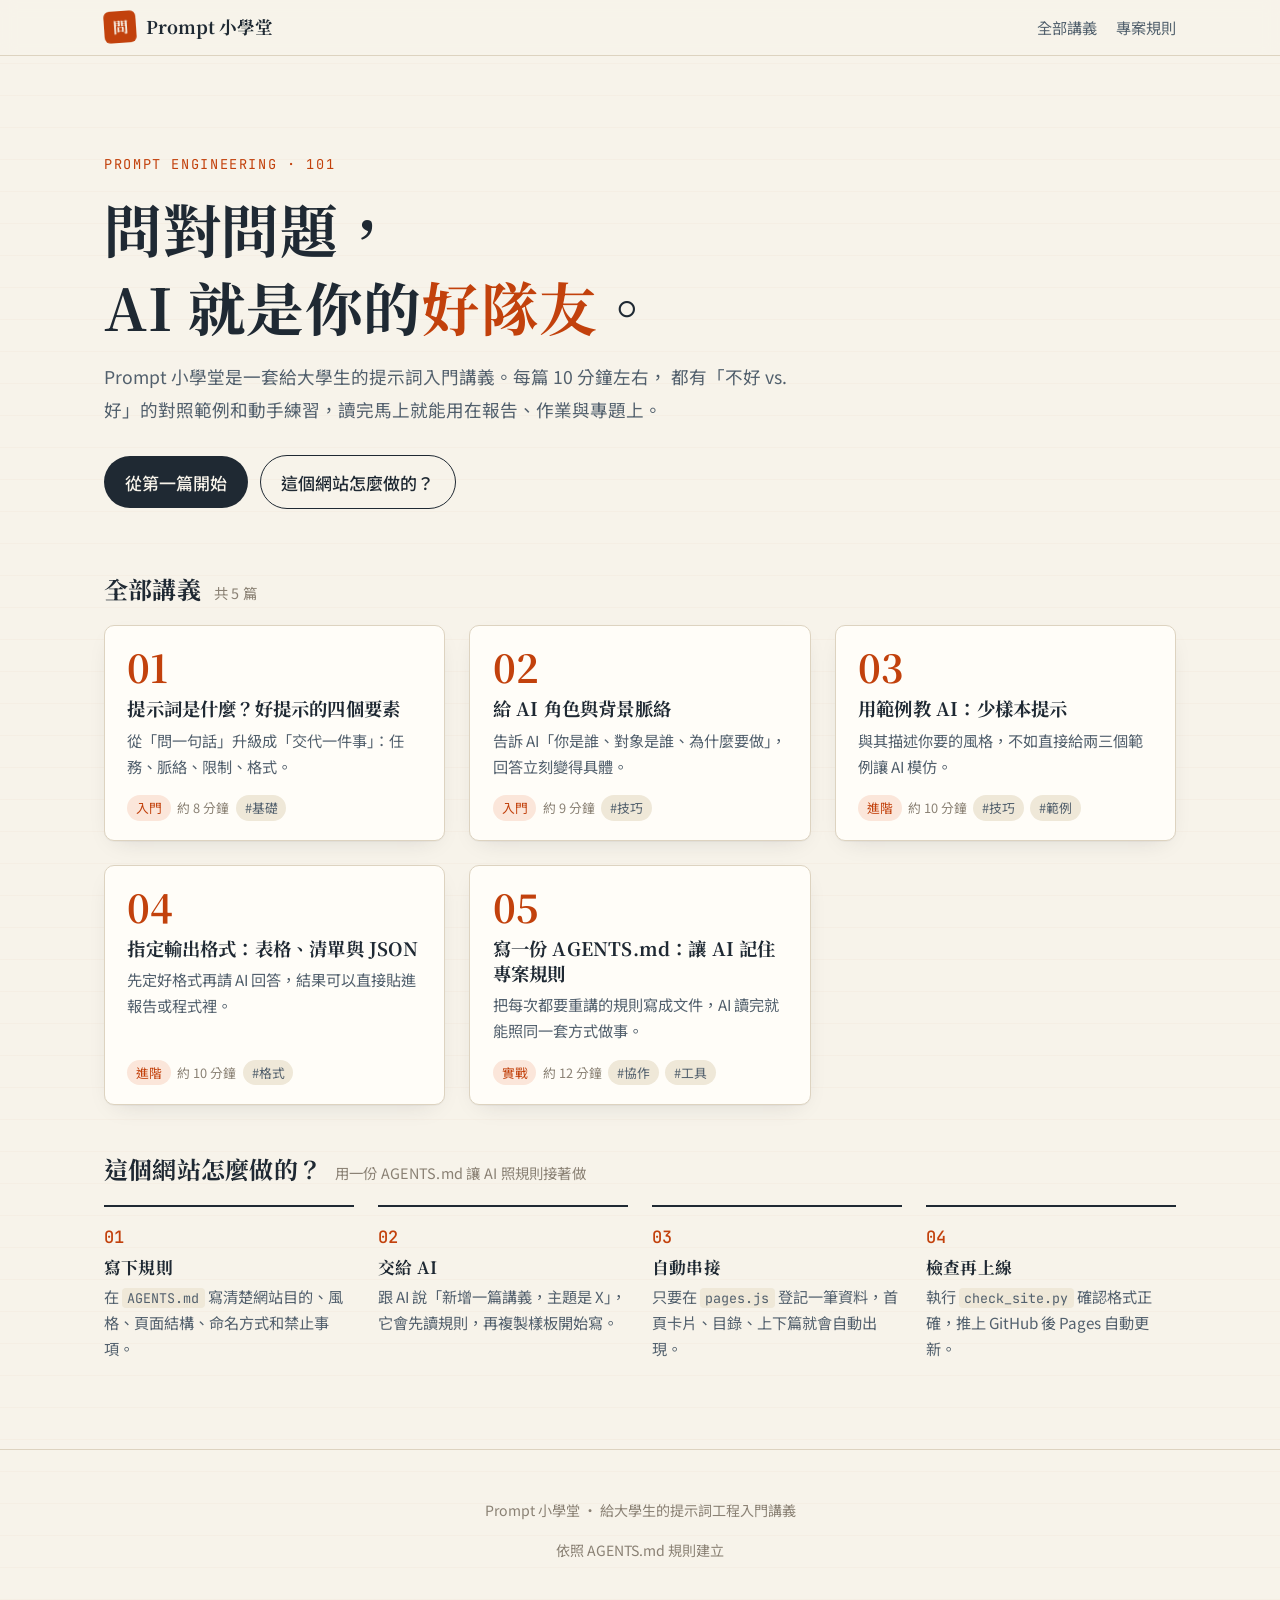
<file: index.html>
<!DOCTYPE html>
<html lang="zh-Hant-TW">
<head>
  <meta charset="UTF-8">
  <meta name="viewport" content="width=device-width, initial-scale=1">
  <title>Prompt 小學堂｜給大學生的提示詞工程入門講義</title>
  <meta name="description" content="五篇短講義，帶你從零學會寫出好用的提示詞，並學會用 AGENTS.md 讓 AI 照規則協作。">
  <link rel="preconnect" href="https://fonts.googleapis.com">
  <link rel="preconnect" href="https://fonts.gstatic.com" crossorigin>
  <link href="https://fonts.googleapis.com/css2?family=JetBrains+Mono:wght@400;500&family=Noto+Sans+TC:wght@400;500;700&family=Noto+Serif+TC:wght@600;700&display=swap" rel="stylesheet">
  <link rel="stylesheet" href="prompt-school/assets/css/style.css">
</head>
<body class="home" data-root="./prompt-school/" data-home="./">

  <main>
    <section class="home-hero">
      <p class="home-hero__eyebrow">PROMPT ENGINEERING · 101</p>
      <h1>問對問題，<br>AI 就是你的<em>好隊友</em>。</h1>
      <p class="home-hero__lead">
        Prompt 小學堂是一套給大學生的提示詞入門講義。每篇 10 分鐘左右，
        都有「不好 vs. 好」的對照範例和動手練習，讀完馬上就能用在報告、作業與專題上。
      </p>
      <a class="btn" href="prompt-school/lessons/01-what-is-a-prompt.html">從第一篇開始</a>
      <a class="btn btn--ghost" href="#how">這個網站怎麼做的？</a>
    </section>

    <section class="home-section" id="lessons">
      <h2>全部講義 <small id="lesson-count"></small></h2>
      <ul class="lesson-grid" id="lesson-list"></ul>
    </section>

    <section class="home-section" id="how">
      <h2>這個網站怎麼做的？ <small>用一份 AGENTS.md 讓 AI 照規則接著做</small></h2>
      <div class="how-grid">
        <div class="how-step">
          <b>01</b>
          <h3>寫下規則</h3>
          <p>在 <code>AGENTS.md</code> 寫清楚網站目的、風格、頁面結構、命名方式和禁止事項。</p>
        </div>
        <div class="how-step">
          <b>02</b>
          <h3>交給 AI</h3>
          <p>跟 AI 說「新增一篇講義，主題是 X」，它會先讀規則，再複製樣板開始寫。</p>
        </div>
        <div class="how-step">
          <b>03</b>
          <h3>自動串接</h3>
          <p>只要在 <code>pages.js</code> 登記一筆資料，首頁卡片、目錄、上下篇就會自動出現。</p>
        </div>
        <div class="how-step">
          <b>04</b>
          <h3>檢查再上線</h3>
          <p>執行 <code>check_site.py</code> 確認格式正確，推上 GitHub 後 Pages 自動更新。</p>
        </div>
      </div>
    </section>
  </main>

  <script src="prompt-school/assets/js/pages.js"></script>
  <script src="prompt-school/assets/js/site.js"></script>
</body>
</html>
</file>
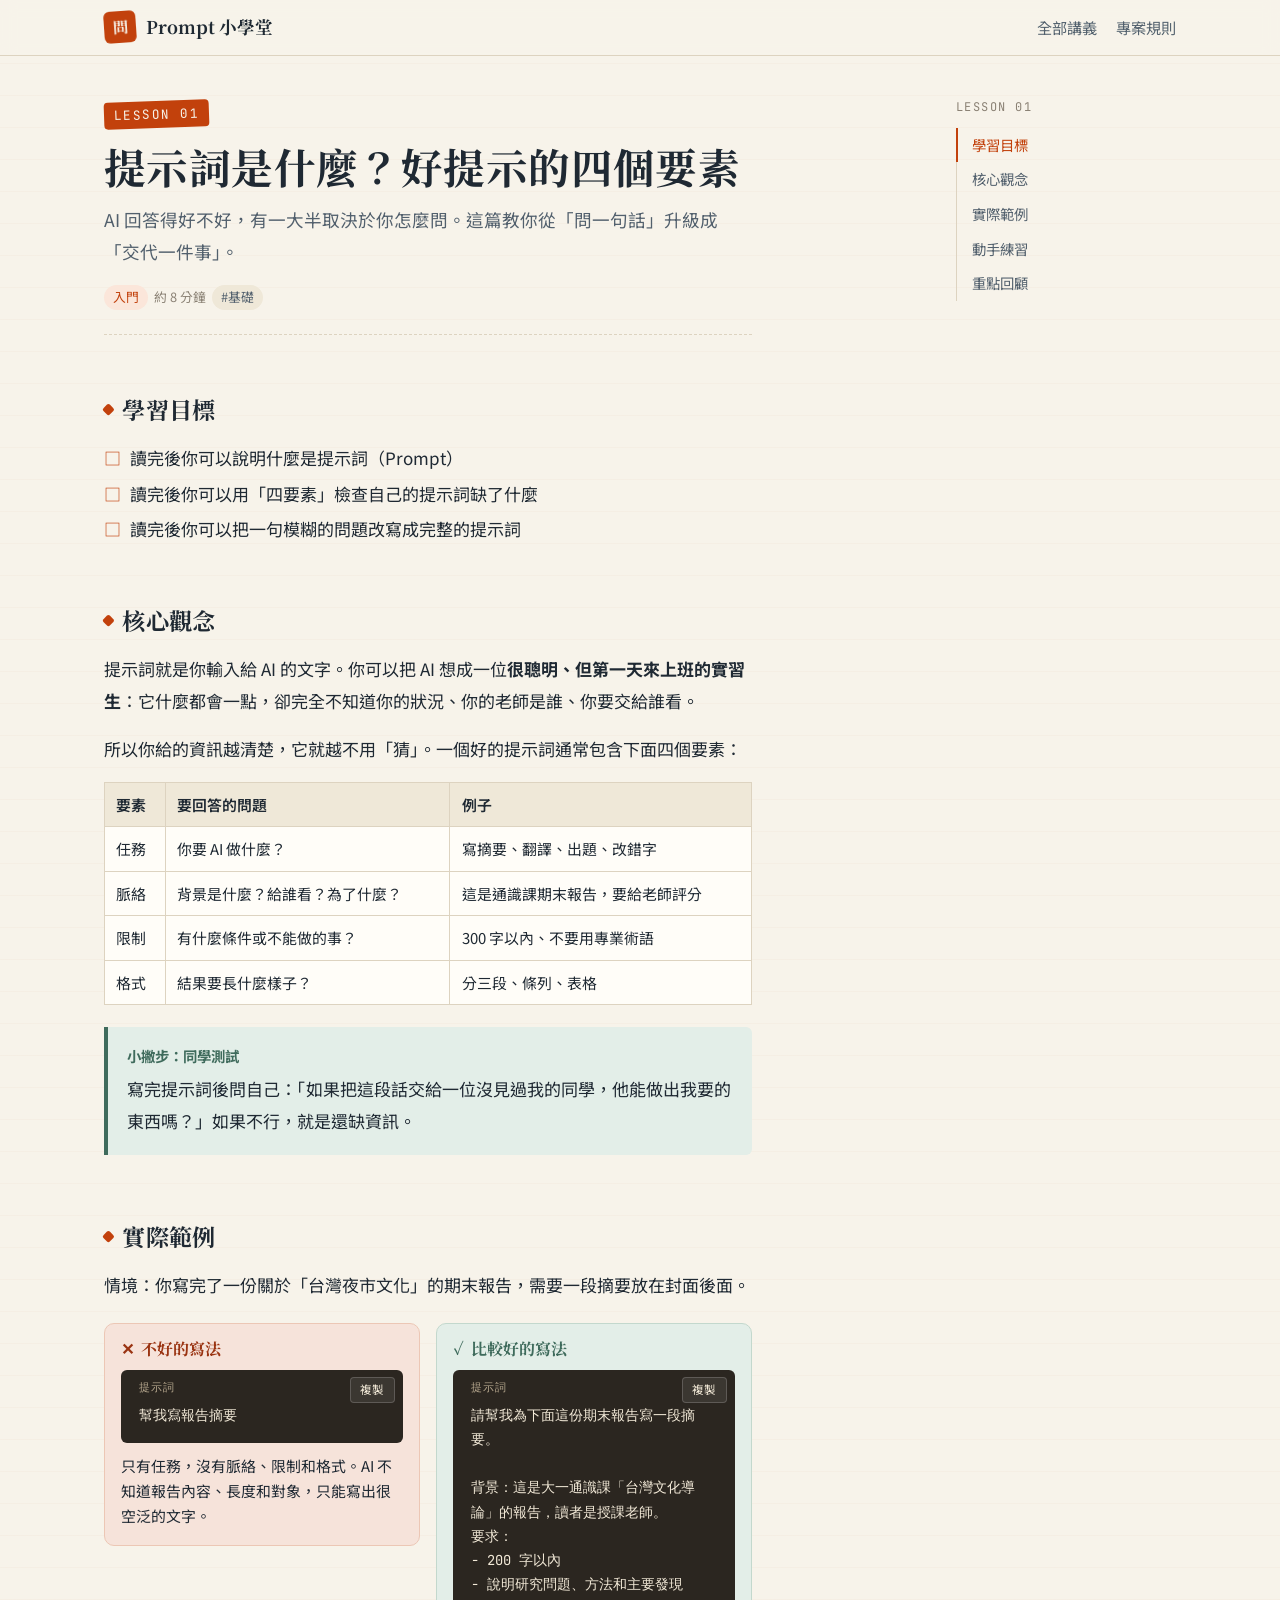
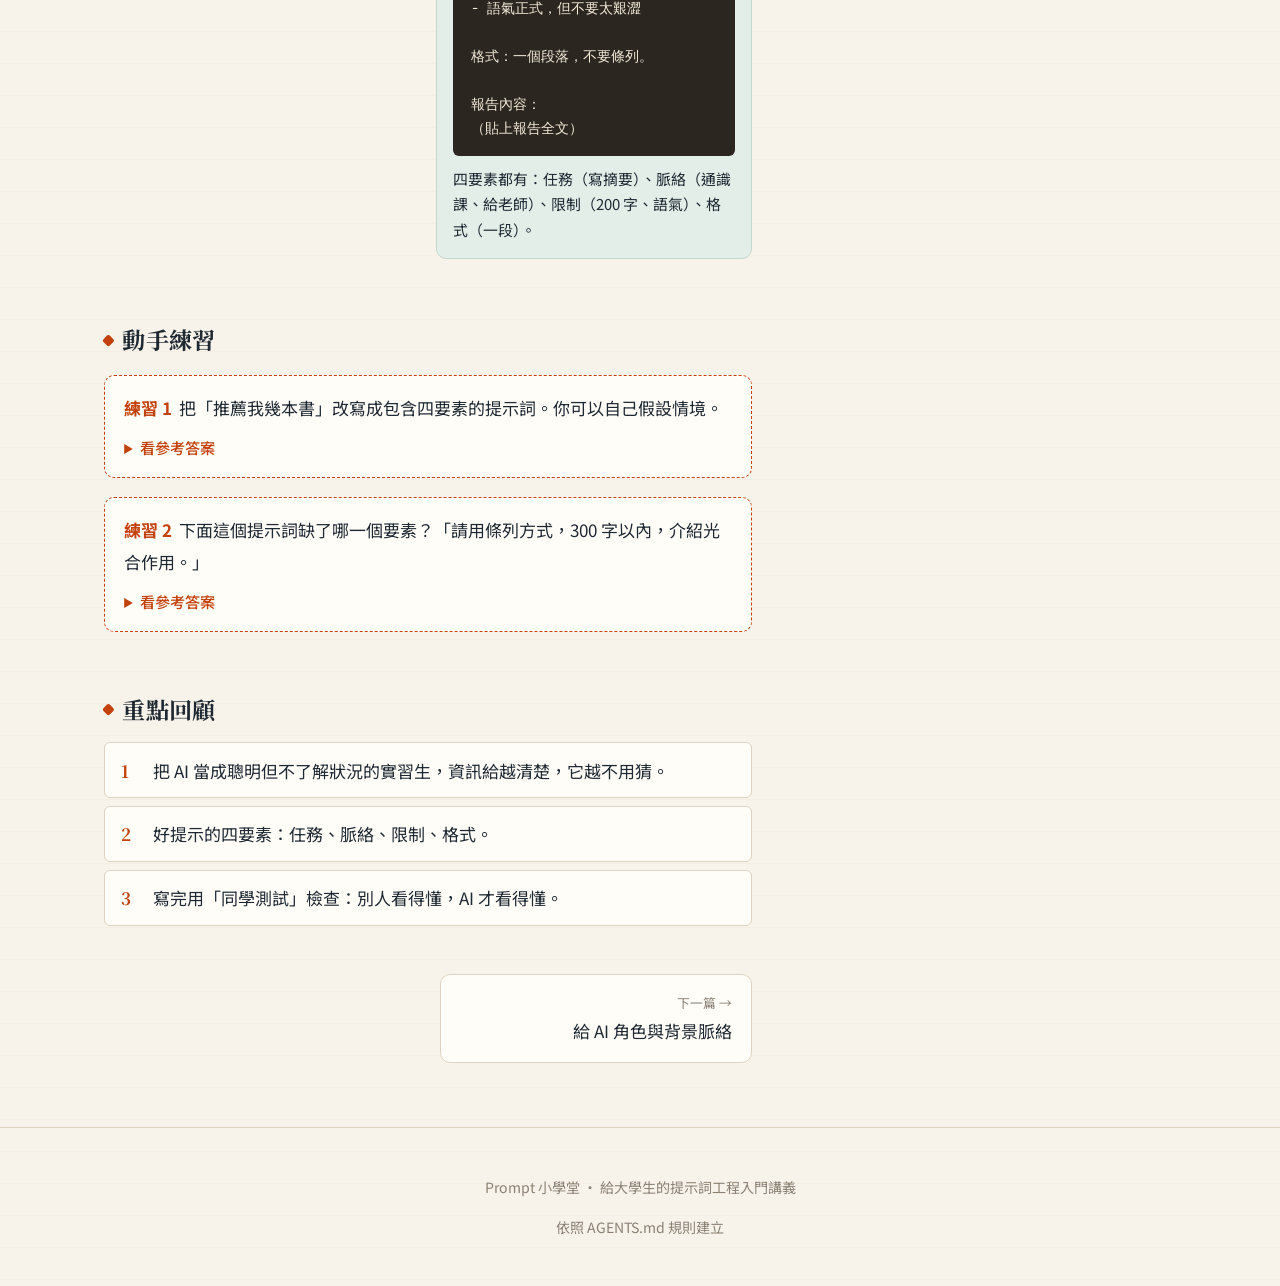
<file: prompt-school/lessons/01-what-is-a-prompt.html>
<!DOCTYPE html>
<html lang="zh-Hant-TW">
<head>
  <meta charset="UTF-8">
  <meta name="viewport" content="width=device-width, initial-scale=1">
  <title>提示詞是什麼？好提示的四個要素｜Prompt 小學堂</title>
  <link rel="preconnect" href="https://fonts.googleapis.com">
  <link rel="preconnect" href="https://fonts.gstatic.com" crossorigin>
  <link href="https://fonts.googleapis.com/css2?family=JetBrains+Mono:wght@400;500&family=Noto+Sans+TC:wght@400;500;700&family=Noto+Serif+TC:wght@600;700&display=swap" rel="stylesheet">
  <link rel="stylesheet" href="../assets/css/style.css">
</head>
<body class="lesson" data-root="../" data-home="../../">
  <main class="lesson-main">
    <article class="lesson-article">

      <header class="lesson-hero">
        <p class="lesson-no">Lesson 01</p>
        <h1>提示詞是什麼？好提示的四個要素</h1>
        <p class="lesson-lead">AI 回答得好不好，有一大半取決於你怎麼問。這篇教你從「問一句話」升級成「交代一件事」。</p>
      </header>

      <section id="goals">
        <h2>學習目標</h2>
        <ul>
          <li>讀完後你可以說明什麼是提示詞（Prompt）</li>
          <li>讀完後你可以用「四要素」檢查自己的提示詞缺了什麼</li>
          <li>讀完後你可以把一句模糊的問題改寫成完整的提示詞</li>
        </ul>
      </section>

      <section id="concept">
        <h2>核心觀念</h2>
        <p>提示詞就是你輸入給 AI 的文字。你可以把 AI 想成一位<strong>很聰明、但第一天來上班的實習生</strong>：它什麼都會一點，卻完全不知道你的狀況、你的老師是誰、你要交給誰看。</p>
        <p>所以你給的資訊越清楚，它就越不用「猜」。一個好的提示詞通常包含下面四個要素：</p>
        <table>
          <thead>
            <tr><th>要素</th><th>要回答的問題</th><th>例子</th></tr>
          </thead>
          <tbody>
            <tr><td>任務</td><td>你要 AI 做什麼？</td><td>寫摘要、翻譯、出題、改錯字</td></tr>
            <tr><td>脈絡</td><td>背景是什麼？給誰看？為了什麼？</td><td>這是通識課期末報告，要給老師評分</td></tr>
            <tr><td>限制</td><td>有什麼條件或不能做的事？</td><td>300 字以內、不要用專業術語</td></tr>
            <tr><td>格式</td><td>結果要長什麼樣子？</td><td>分三段、條列、表格</td></tr>
          </tbody>
        </table>
        <div class="callout callout--tip">
          <strong>小撇步：同學測試</strong>
          <p>寫完提示詞後問自己：「如果把這段話交給一位沒見過我的同學，他能做出我要的東西嗎？」如果不行，就是還缺資訊。</p>
        </div>
      </section>

      <section id="example">
        <h2>實際範例</h2>
        <p>情境：你寫完了一份關於「台灣夜市文化」的期末報告，需要一段摘要放在封面後面。</p>
        <div class="compare">
          <div class="compare__bad">
            <h3>不好的寫法</h3>
            <pre class="prompt-box" data-label="提示詞">幫我寫報告摘要</pre>
            <p>只有任務，沒有脈絡、限制和格式。AI 不知道報告內容、長度和對象，只能寫出很空泛的文字。</p>
          </div>
          <div class="compare__good">
            <h3>比較好的寫法</h3>
            <pre class="prompt-box" data-label="提示詞">請幫我為下面這份期末報告寫一段摘要。

背景：這是大一通識課「台灣文化導論」的報告，讀者是授課老師。
要求：
- 200 字以內
- 說明研究問題、方法和主要發現
- 語氣正式，但不要太艱澀

格式：一個段落，不要條列。

報告內容：
（貼上報告全文）</pre>
            <p>四要素都有：任務（寫摘要）、脈絡（通識課、給老師）、限制（200 字、語氣）、格式（一段）。</p>
          </div>
        </div>
      </section>

      <section id="practice">
        <h2>動手練習</h2>
        <div class="exercise">
          <p class="exercise__q"><strong>練習 1</strong>把「推薦我幾本書」改寫成包含四要素的提示詞。你可以自己假設情境。</p>
          <details>
            <summary>看參考答案</summary>
            <pre class="prompt-box" data-label="參考答案">我是資管系大二學生，最近想培養閱讀習慣，但平常課業很忙。
請推薦我 5 本適合入門的非小說類書籍，主題偏向科技與社會。

限制：
- 每本書讀完不超過 10 小時
- 要有繁體中文版

格式：用表格列出「書名、作者、一句話推薦理由」。</pre>
          </details>
        </div>
        <div class="exercise">
          <p class="exercise__q"><strong>練習 2</strong>下面這個提示詞缺了哪一個要素？「請用條列方式，300 字以內，介紹光合作用。」</p>
          <details>
            <summary>看參考答案</summary>
            <p>缺「脈絡」。AI 不知道讀者是國中生還是生物系學生，解釋的深度會差很多。可以補上：「這是要給國一學生看的複習講義」。</p>
          </details>
        </div>
      </section>

      <section id="recap">
        <h2>重點回顧</h2>
        <ul class="recap">
          <li>把 AI 當成聰明但不了解狀況的實習生，資訊給越清楚，它越不用猜。</li>
          <li>好提示的四要素：任務、脈絡、限制、格式。</li>
          <li>寫完用「同學測試」檢查：別人看得懂，AI 才看得懂。</li>
        </ul>
      </section>

    </article>
  </main>
  <script src="../assets/js/pages.js"></script>
  <script src="../assets/js/site.js"></script>
</body>
</html>
</file>
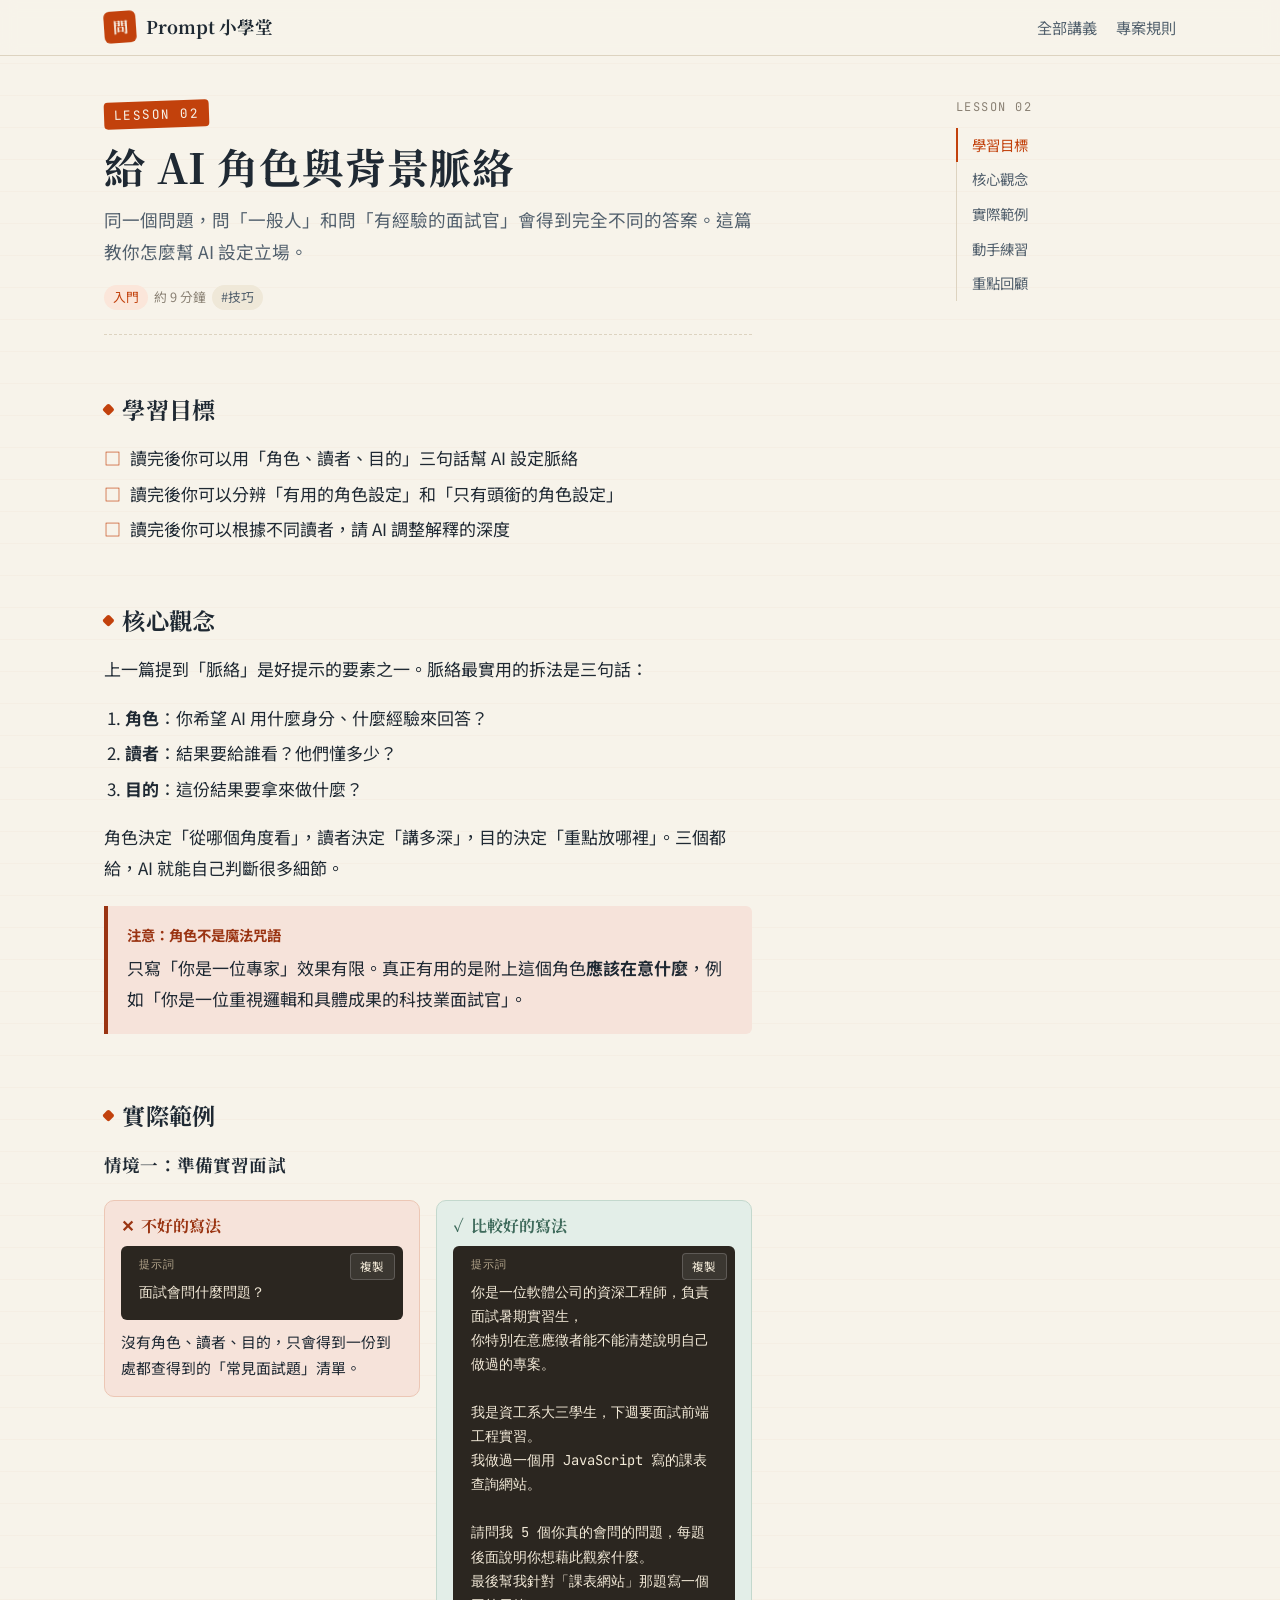
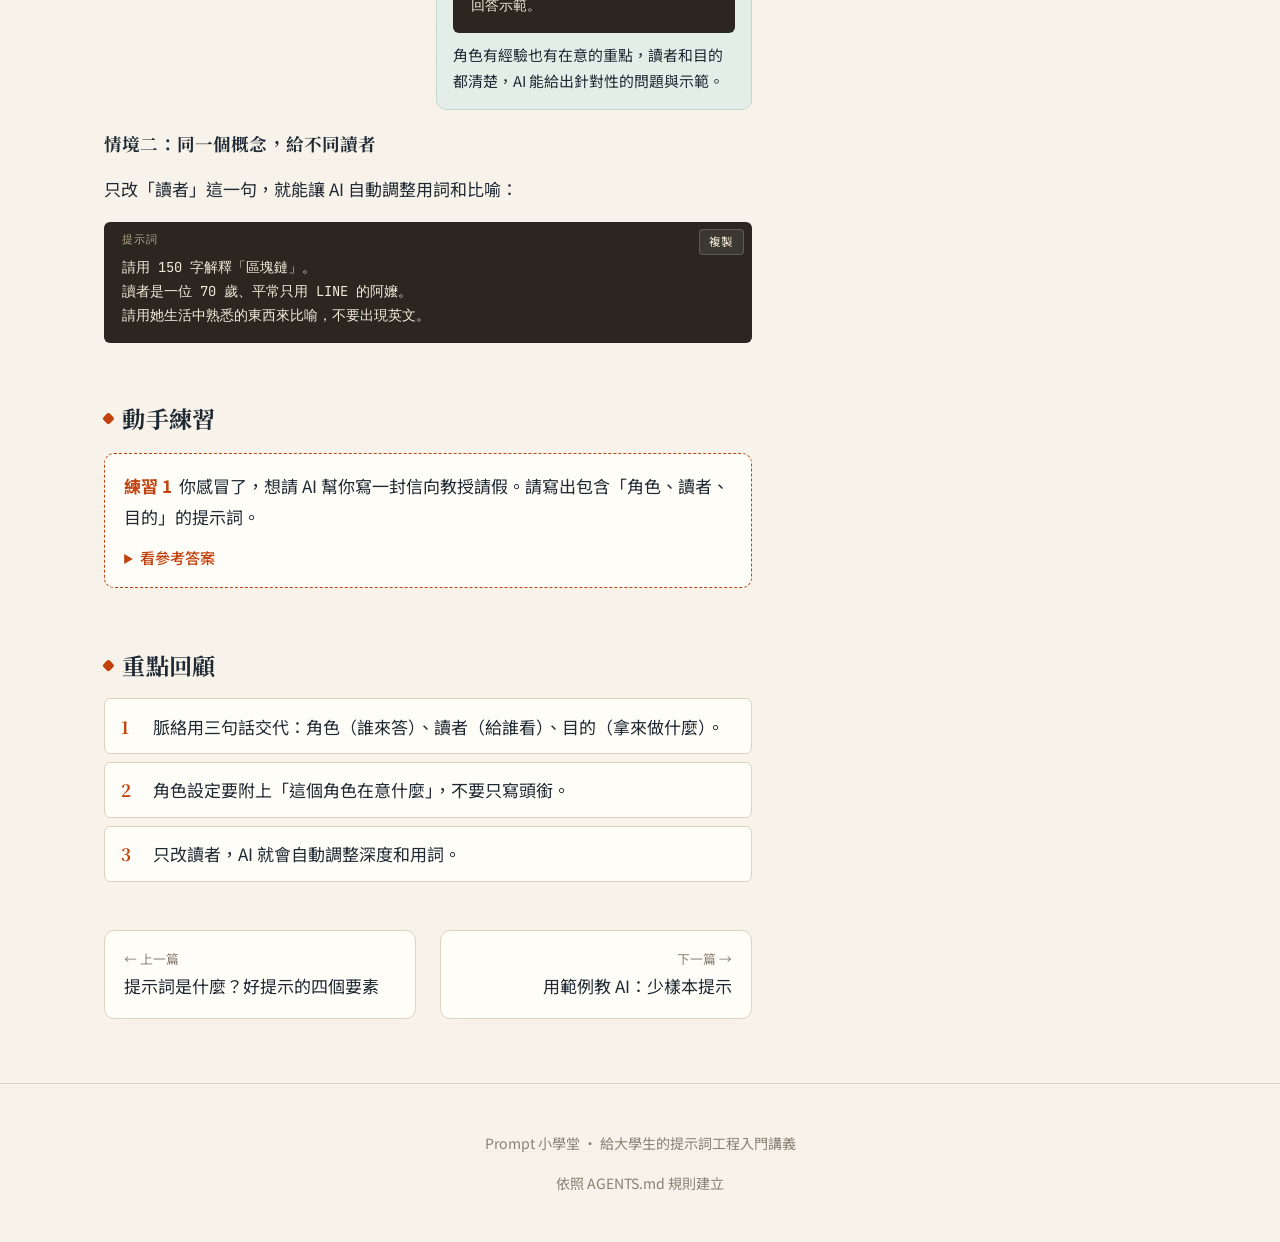
<file: prompt-school/lessons/02-role-and-context.html>
<!DOCTYPE html>
<html lang="zh-Hant-TW">
<head>
  <meta charset="UTF-8">
  <meta name="viewport" content="width=device-width, initial-scale=1">
  <title>給 AI 角色與背景脈絡｜Prompt 小學堂</title>
  <link rel="preconnect" href="https://fonts.googleapis.com">
  <link rel="preconnect" href="https://fonts.gstatic.com" crossorigin>
  <link href="https://fonts.googleapis.com/css2?family=JetBrains+Mono:wght@400;500&family=Noto+Sans+TC:wght@400;500;700&family=Noto+Serif+TC:wght@600;700&display=swap" rel="stylesheet">
  <link rel="stylesheet" href="../assets/css/style.css">
</head>
<body class="lesson" data-root="../" data-home="../../">
  <main class="lesson-main">
    <article class="lesson-article">

      <header class="lesson-hero">
        <p class="lesson-no">Lesson 02</p>
        <h1>給 AI 角色與背景脈絡</h1>
        <p class="lesson-lead">同一個問題，問「一般人」和問「有經驗的面試官」會得到完全不同的答案。這篇教你怎麼幫 AI 設定立場。</p>
      </header>

      <section id="goals">
        <h2>學習目標</h2>
        <ul>
          <li>讀完後你可以用「角色、讀者、目的」三句話幫 AI 設定脈絡</li>
          <li>讀完後你可以分辨「有用的角色設定」和「只有頭銜的角色設定」</li>
          <li>讀完後你可以根據不同讀者，請 AI 調整解釋的深度</li>
        </ul>
      </section>

      <section id="concept">
        <h2>核心觀念</h2>
        <p>上一篇提到「脈絡」是好提示的要素之一。脈絡最實用的拆法是三句話：</p>
        <ol>
          <li><strong>角色</strong>：你希望 AI 用什麼身分、什麼經驗來回答？</li>
          <li><strong>讀者</strong>：結果要給誰看？他們懂多少？</li>
          <li><strong>目的</strong>：這份結果要拿來做什麼？</li>
        </ol>
        <p>角色決定「從哪個角度看」，讀者決定「講多深」，目的決定「重點放哪裡」。三個都給，AI 就能自己判斷很多細節。</p>
        <div class="callout callout--warn">
          <strong>注意：角色不是魔法咒語</strong>
          <p>只寫「你是一位專家」效果有限。真正有用的是附上這個角色<strong>應該在意什麼</strong>，例如「你是一位重視邏輯和具體成果的科技業面試官」。</p>
        </div>
      </section>

      <section id="example">
        <h2>實際範例</h2>
        <h3>情境一：準備實習面試</h3>
        <div class="compare">
          <div class="compare__bad">
            <h3>不好的寫法</h3>
            <pre class="prompt-box" data-label="提示詞">面試會問什麼問題？</pre>
            <p>沒有角色、讀者、目的，只會得到一份到處都查得到的「常見面試題」清單。</p>
          </div>
          <div class="compare__good">
            <h3>比較好的寫法</h3>
            <pre class="prompt-box" data-label="提示詞">你是一位軟體公司的資深工程師，負責面試暑期實習生，
你特別在意應徵者能不能清楚說明自己做過的專案。

我是資工系大三學生，下週要面試前端工程實習。
我做過一個用 JavaScript 寫的課表查詢網站。

請問我 5 個你真的會問的問題，每題後面說明你想藉此觀察什麼。
最後幫我針對「課表網站」那題寫一個回答示範。</pre>
            <p>角色有經驗也有在意的重點，讀者和目的都清楚，AI 能給出針對性的問題與示範。</p>
          </div>
        </div>

        <h3>情境二：同一個概念，給不同讀者</h3>
        <p>只改「讀者」這一句，就能讓 AI 自動調整用詞和比喻：</p>
        <pre class="prompt-box" data-label="提示詞">請用 150 字解釋「區塊鏈」。
讀者是一位 70 歲、平常只用 LINE 的阿嬤。
請用她生活中熟悉的東西來比喻，不要出現英文。</pre>
      </section>

      <section id="practice">
        <h2>動手練習</h2>
        <div class="exercise">
          <p class="exercise__q"><strong>練習 1</strong>你感冒了，想請 AI 幫你寫一封信向教授請假。請寫出包含「角色、讀者、目的」的提示詞。</p>
          <details>
            <summary>看參考答案</summary>
            <pre class="prompt-box" data-label="參考答案">你是一位很會寫正式書信的大學助教。

請幫我寫一封 email 給「資料結構」課的王教授，
說明我因為感冒發燒，明天（週三）早上的課無法出席。
目的：禮貌請假，並詢問是否能補交當天的隨堂作業。

要求：語氣有禮但不要太卑微，150 字以內，附上信件主旨。</pre>
          </details>
        </div>
      </section>

      <section id="recap">
        <h2>重點回顧</h2>
        <ul class="recap">
          <li>脈絡用三句話交代：角色（誰來答）、讀者（給誰看）、目的（拿來做什麼）。</li>
          <li>角色設定要附上「這個角色在意什麼」，不要只寫頭銜。</li>
          <li>只改讀者，AI 就會自動調整深度和用詞。</li>
        </ul>
      </section>

    </article>
  </main>
  <script src="../assets/js/pages.js"></script>
  <script src="../assets/js/site.js"></script>
</body>
</html>
</file>
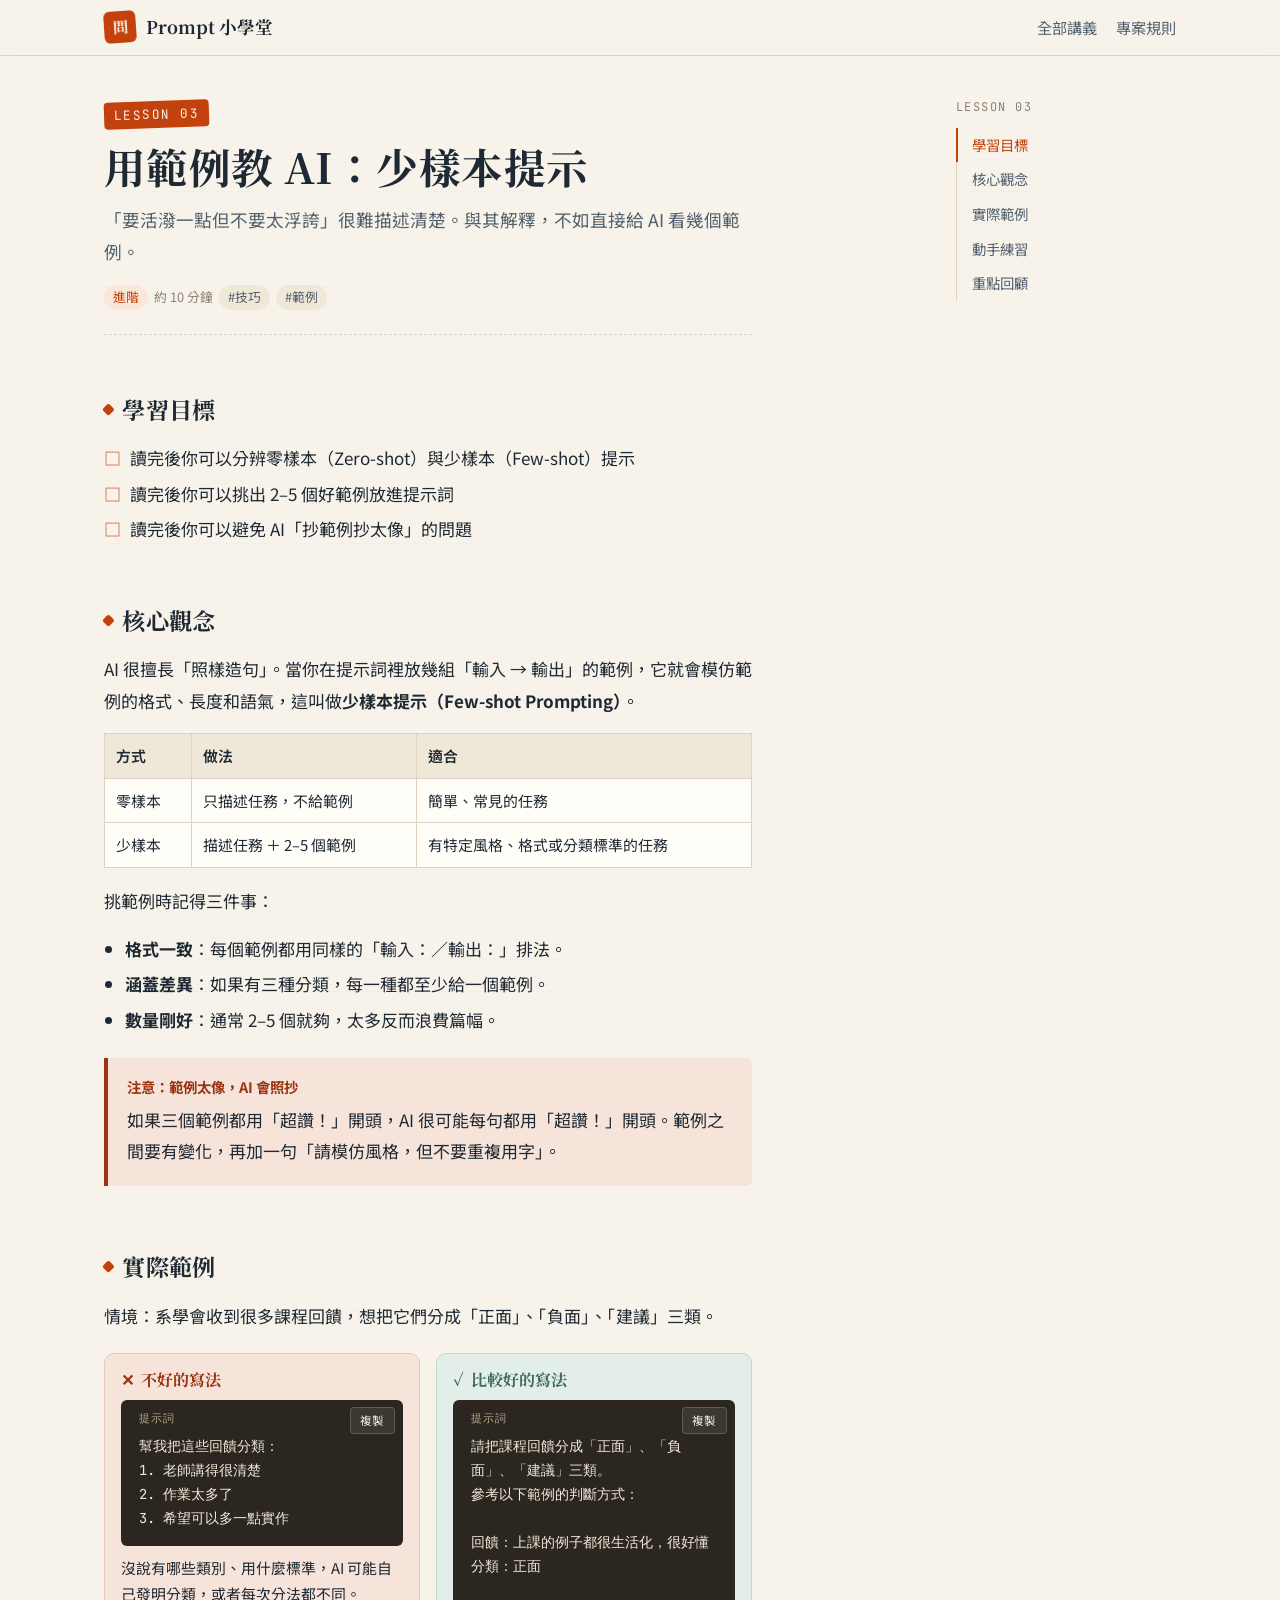
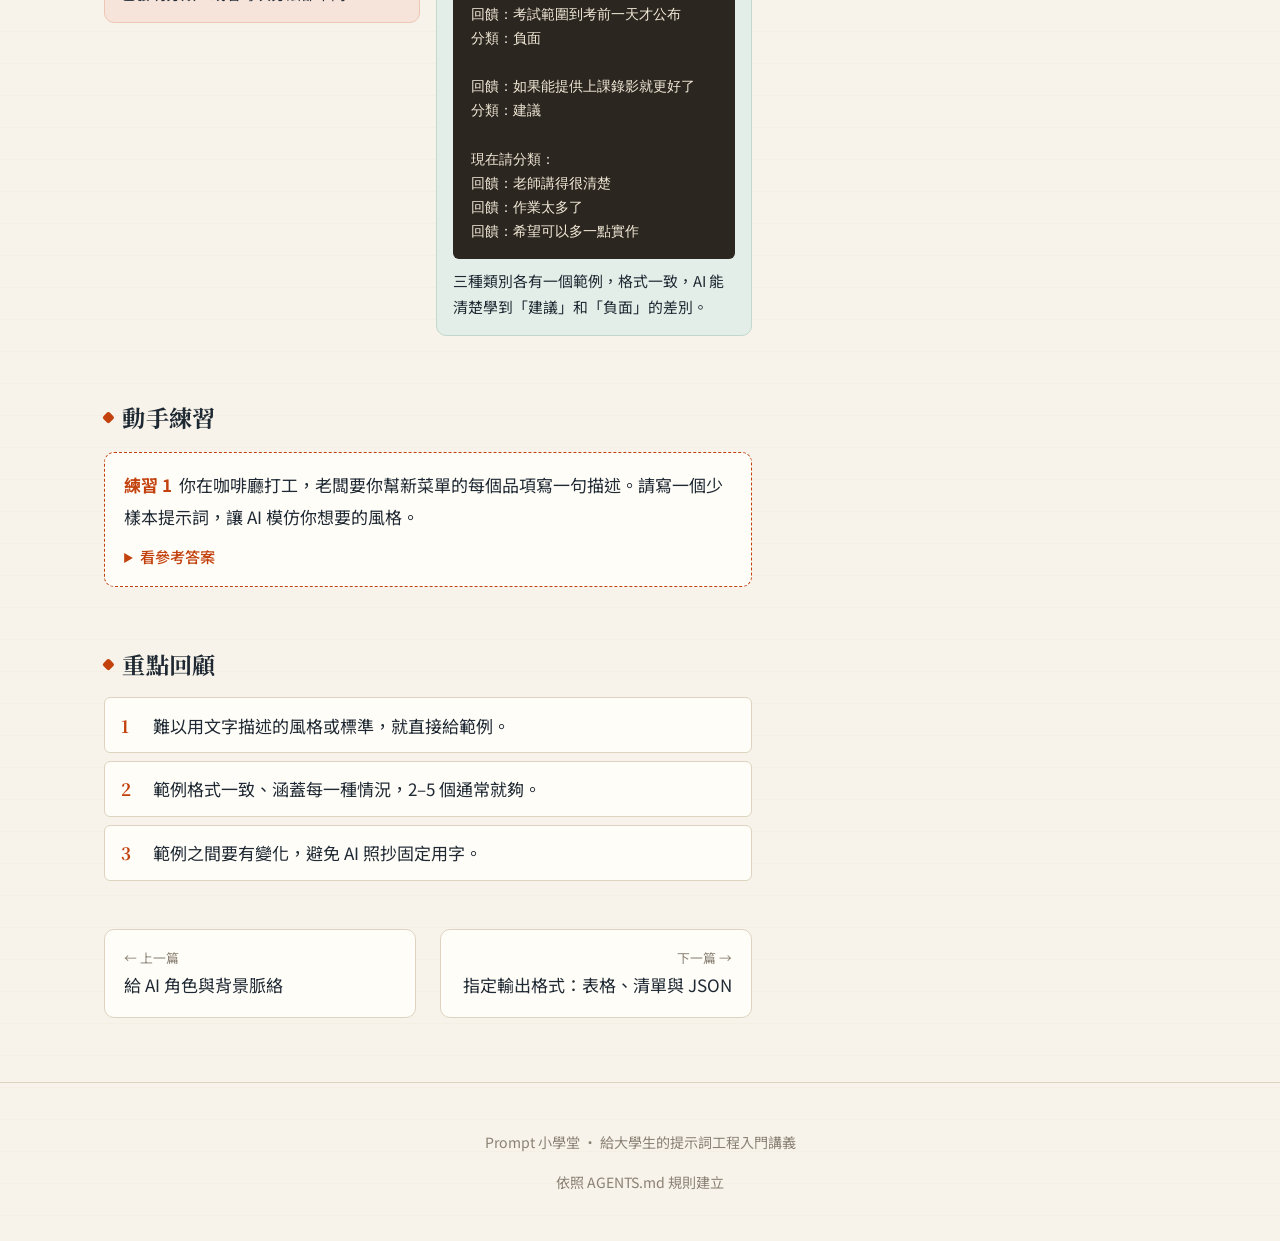
<file: prompt-school/lessons/03-few-shot-examples.html>
<!DOCTYPE html>
<html lang="zh-Hant-TW">
<head>
  <meta charset="UTF-8">
  <meta name="viewport" content="width=device-width, initial-scale=1">
  <title>用範例教 AI：少樣本提示｜Prompt 小學堂</title>
  <link rel="preconnect" href="https://fonts.googleapis.com">
  <link rel="preconnect" href="https://fonts.gstatic.com" crossorigin>
  <link href="https://fonts.googleapis.com/css2?family=JetBrains+Mono:wght@400;500&family=Noto+Sans+TC:wght@400;500;700&family=Noto+Serif+TC:wght@600;700&display=swap" rel="stylesheet">
  <link rel="stylesheet" href="../assets/css/style.css">
</head>
<body class="lesson" data-root="../" data-home="../../">
  <main class="lesson-main">
    <article class="lesson-article">

      <header class="lesson-hero">
        <p class="lesson-no">Lesson 03</p>
        <h1>用範例教 AI：少樣本提示</h1>
        <p class="lesson-lead">「要活潑一點但不要太浮誇」很難描述清楚。與其解釋，不如直接給 AI 看幾個範例。</p>
      </header>

      <section id="goals">
        <h2>學習目標</h2>
        <ul>
          <li>讀完後你可以分辨零樣本（Zero-shot）與少樣本（Few-shot）提示</li>
          <li>讀完後你可以挑出 2–5 個好範例放進提示詞</li>
          <li>讀完後你可以避免 AI「抄範例抄太像」的問題</li>
        </ul>
      </section>

      <section id="concept">
        <h2>核心觀念</h2>
        <p>AI 很擅長「照樣造句」。當你在提示詞裡放幾組「輸入 → 輸出」的範例，它就會模仿範例的格式、長度和語氣，這叫做<strong>少樣本提示（Few-shot Prompting）</strong>。</p>
        <table>
          <thead>
            <tr><th>方式</th><th>做法</th><th>適合</th></tr>
          </thead>
          <tbody>
            <tr><td>零樣本</td><td>只描述任務，不給範例</td><td>簡單、常見的任務</td></tr>
            <tr><td>少樣本</td><td>描述任務 ＋ 2–5 個範例</td><td>有特定風格、格式或分類標準的任務</td></tr>
          </tbody>
        </table>
        <p>挑範例時記得三件事：</p>
        <ul>
          <li><strong>格式一致</strong>：每個範例都用同樣的「輸入：／輸出：」排法。</li>
          <li><strong>涵蓋差異</strong>：如果有三種分類，每一種都至少給一個範例。</li>
          <li><strong>數量剛好</strong>：通常 2–5 個就夠，太多反而浪費篇幅。</li>
        </ul>
        <div class="callout callout--warn">
          <strong>注意：範例太像，AI 會照抄</strong>
          <p>如果三個範例都用「超讚！」開頭，AI 很可能每句都用「超讚！」開頭。範例之間要有變化，再加一句「請模仿風格，但不要重複用字」。</p>
        </div>
      </section>

      <section id="example">
        <h2>實際範例</h2>
        <p>情境：系學會收到很多課程回饋，想把它們分成「正面」、「負面」、「建議」三類。</p>
        <div class="compare">
          <div class="compare__bad">
            <h3>不好的寫法</h3>
            <pre class="prompt-box" data-label="提示詞">幫我把這些回饋分類：
1. 老師講得很清楚
2. 作業太多了
3. 希望可以多一點實作</pre>
            <p>沒說有哪些類別、用什麼標準，AI 可能自己發明分類，或者每次分法都不同。</p>
          </div>
          <div class="compare__good">
            <h3>比較好的寫法</h3>
            <pre class="prompt-box" data-label="提示詞">請把課程回饋分成「正面」、「負面」、「建議」三類。
參考以下範例的判斷方式：

回饋：上課的例子都很生活化，很好懂
分類：正面

回饋：考試範圍到考前一天才公布
分類：負面

回饋：如果能提供上課錄影就更好了
分類：建議

現在請分類：
回饋：老師講得很清楚
回饋：作業太多了
回饋：希望可以多一點實作</pre>
            <p>三種類別各有一個範例，格式一致，AI 能清楚學到「建議」和「負面」的差別。</p>
          </div>
        </div>
      </section>

      <section id="practice">
        <h2>動手練習</h2>
        <div class="exercise">
          <p class="exercise__q"><strong>練習 1</strong>你在咖啡廳打工，老闆要你幫新菜單的每個品項寫一句描述。請寫一個少樣本提示詞，讓 AI 模仿你想要的風格。</p>
          <details>
            <summary>看參考答案</summary>
            <pre class="prompt-box" data-label="參考答案">請幫咖啡廳菜單的品項各寫一句描述，20 字以內，
語氣溫暖、有畫面感。請模仿以下範例的風格，但不要重複用字：

品項：熱拿鐵
描述：綿密奶泡蓋住濃縮咖啡，像冬天的一條圍巾。

品項：檸檬塔
描述：酸得剛好的檸檬餡，配上酥脆塔皮，一口就醒。

現在請寫：
品項：抹茶歐蕾
品項：肉桂捲
品項：冰美式</pre>
          </details>
        </div>
      </section>

      <section id="recap">
        <h2>重點回顧</h2>
        <ul class="recap">
          <li>難以用文字描述的風格或標準，就直接給範例。</li>
          <li>範例格式一致、涵蓋每一種情況，2–5 個通常就夠。</li>
          <li>範例之間要有變化，避免 AI 照抄固定用字。</li>
        </ul>
      </section>

    </article>
  </main>
  <script src="../assets/js/pages.js"></script>
  <script src="../assets/js/site.js"></script>
</body>
</html>
</file>
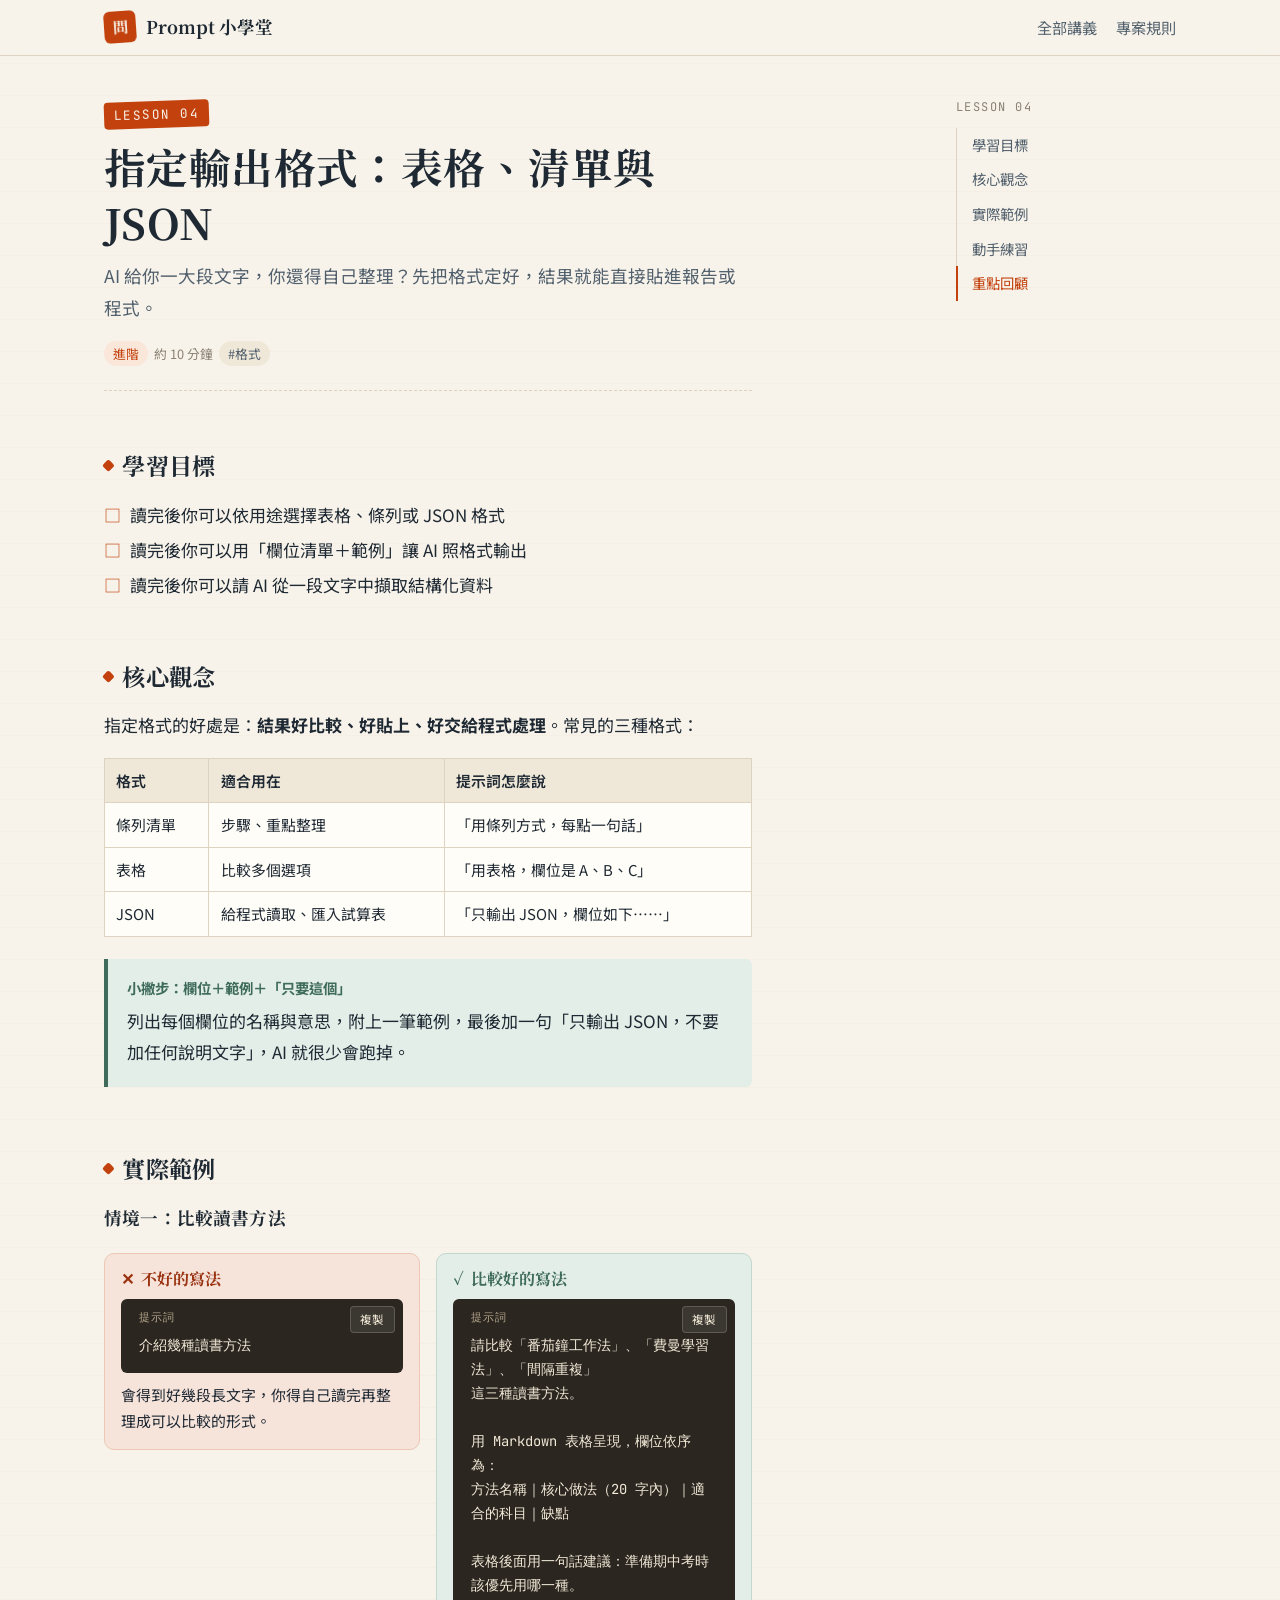
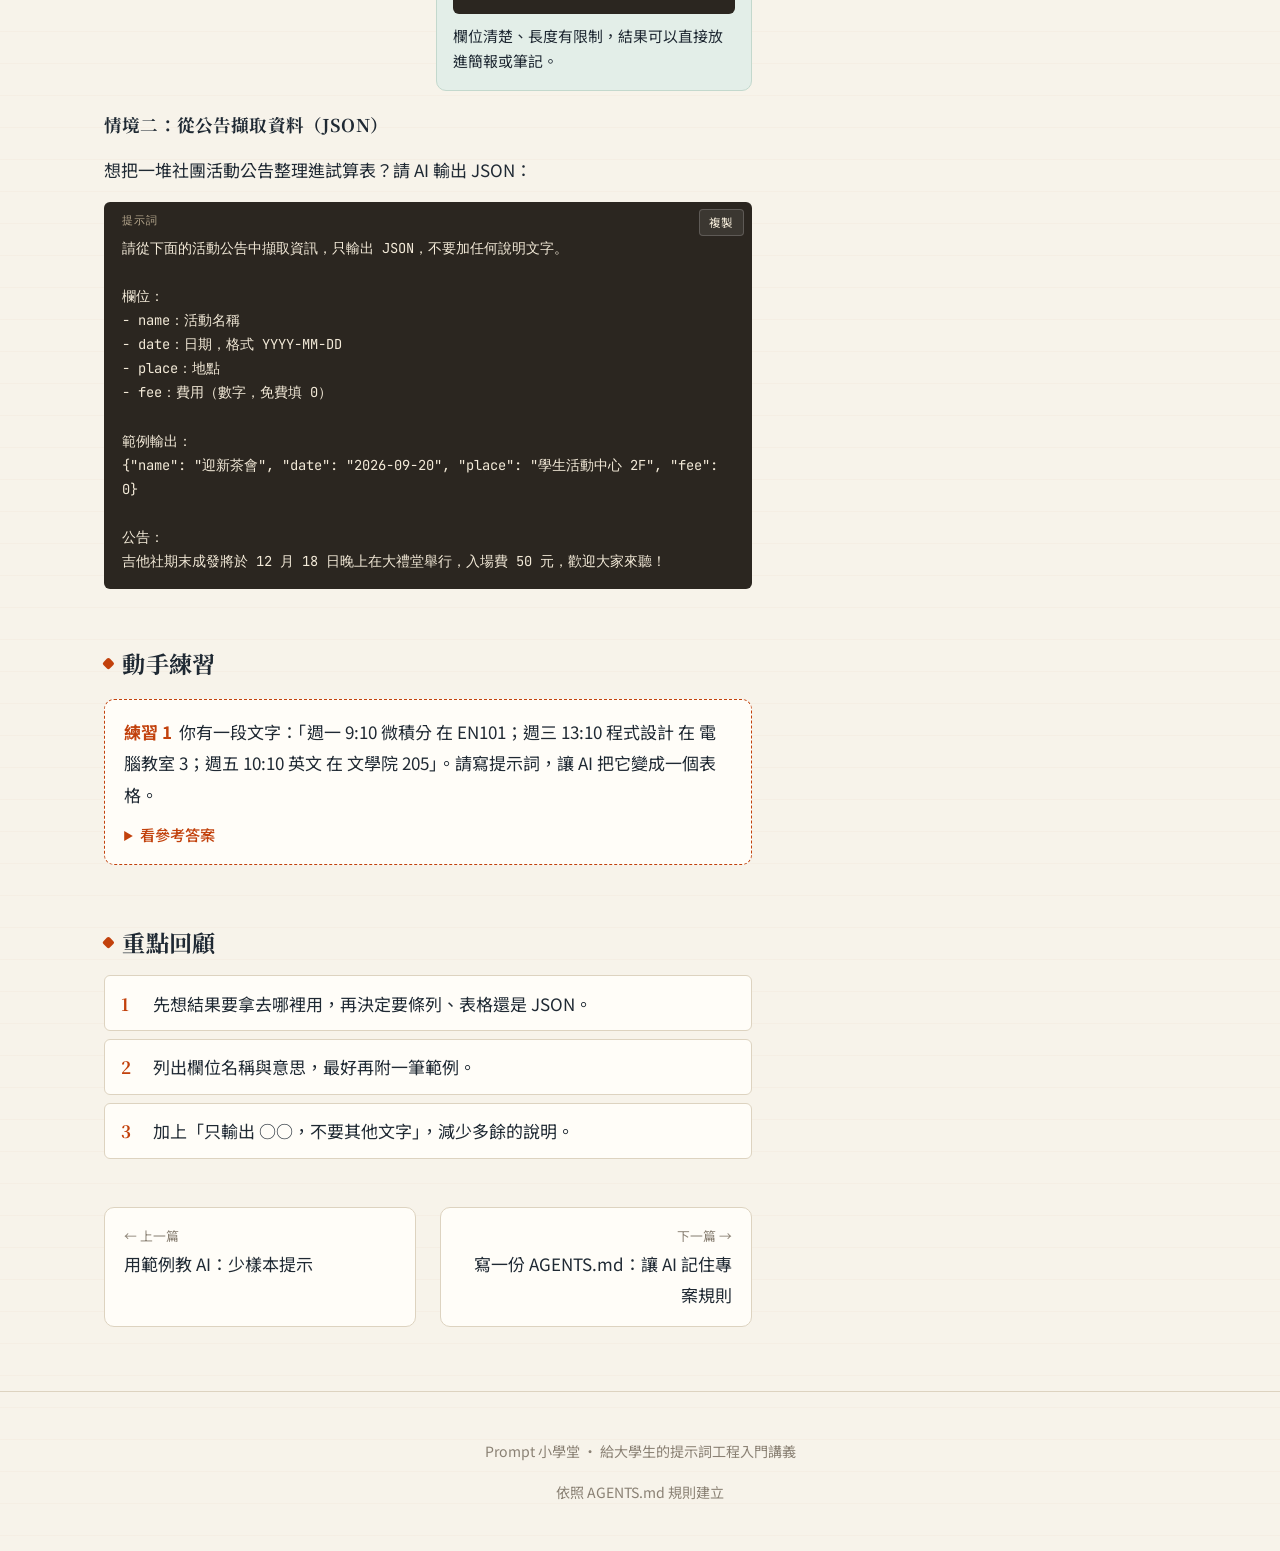
<file: prompt-school/lessons/04-structured-output.html>
<!DOCTYPE html>
<html lang="zh-Hant-TW">
<head>
  <meta charset="UTF-8">
  <meta name="viewport" content="width=device-width, initial-scale=1">
  <title>指定輸出格式：表格、清單與 JSON｜Prompt 小學堂</title>
  <link rel="preconnect" href="https://fonts.googleapis.com">
  <link rel="preconnect" href="https://fonts.gstatic.com" crossorigin>
  <link href="https://fonts.googleapis.com/css2?family=JetBrains+Mono:wght@400;500&family=Noto+Sans+TC:wght@400;500;700&family=Noto+Serif+TC:wght@600;700&display=swap" rel="stylesheet">
  <link rel="stylesheet" href="../assets/css/style.css">
</head>
<body class="lesson" data-root="../" data-home="../../">
  <main class="lesson-main">
    <article class="lesson-article">

      <header class="lesson-hero">
        <p class="lesson-no">Lesson 04</p>
        <h1>指定輸出格式：表格、清單與 JSON</h1>
        <p class="lesson-lead">AI 給你一大段文字，你還得自己整理？先把格式定好，結果就能直接貼進報告或程式。</p>
      </header>

      <section id="goals">
        <h2>學習目標</h2>
        <ul>
          <li>讀完後你可以依用途選擇表格、條列或 JSON 格式</li>
          <li>讀完後你可以用「欄位清單＋範例」讓 AI 照格式輸出</li>
          <li>讀完後你可以請 AI 從一段文字中擷取結構化資料</li>
        </ul>
      </section>

      <section id="concept">
        <h2>核心觀念</h2>
        <p>指定格式的好處是：<strong>結果好比較、好貼上、好交給程式處理</strong>。常見的三種格式：</p>
        <table>
          <thead>
            <tr><th>格式</th><th>適合用在</th><th>提示詞怎麼說</th></tr>
          </thead>
          <tbody>
            <tr><td>條列清單</td><td>步驟、重點整理</td><td>「用條列方式，每點一句話」</td></tr>
            <tr><td>表格</td><td>比較多個選項</td><td>「用表格，欄位是 A、B、C」</td></tr>
            <tr><td>JSON</td><td>給程式讀取、匯入試算表</td><td>「只輸出 JSON，欄位如下……」</td></tr>
          </tbody>
        </table>
        <div class="callout callout--tip">
          <strong>小撇步：欄位＋範例＋「只要這個」</strong>
          <p>列出每個欄位的名稱與意思，附上一筆範例，最後加一句「只輸出 JSON，不要加任何說明文字」，AI 就很少會跑掉。</p>
        </div>
      </section>

      <section id="example">
        <h2>實際範例</h2>
        <h3>情境一：比較讀書方法</h3>
        <div class="compare">
          <div class="compare__bad">
            <h3>不好的寫法</h3>
            <pre class="prompt-box" data-label="提示詞">介紹幾種讀書方法</pre>
            <p>會得到好幾段長文字，你得自己讀完再整理成可以比較的形式。</p>
          </div>
          <div class="compare__good">
            <h3>比較好的寫法</h3>
            <pre class="prompt-box" data-label="提示詞">請比較「番茄鐘工作法」、「費曼學習法」、「間隔重複」
這三種讀書方法。

用 Markdown 表格呈現，欄位依序為：
方法名稱｜核心做法（20 字內）｜適合的科目｜缺點

表格後面用一句話建議：準備期中考時該優先用哪一種。</pre>
            <p>欄位清楚、長度有限制，結果可以直接放進簡報或筆記。</p>
          </div>
        </div>

        <h3>情境二：從公告擷取資料（JSON）</h3>
        <p>想把一堆社團活動公告整理進試算表？請 AI 輸出 JSON：</p>
        <pre class="prompt-box" data-label="提示詞">請從下面的活動公告中擷取資訊，只輸出 JSON，不要加任何說明文字。

欄位：
- name：活動名稱
- date：日期，格式 YYYY-MM-DD
- place：地點
- fee：費用（數字，免費填 0）

範例輸出：
{"name": "迎新茶會", "date": "2026-09-20", "place": "學生活動中心 2F", "fee": 0}

公告：
吉他社期末成發將於 12 月 18 日晚上在大禮堂舉行，入場費 50 元，歡迎大家來聽！</pre>
      </section>

      <section id="practice">
        <h2>動手練習</h2>
        <div class="exercise">
          <p class="exercise__q"><strong>練習 1</strong>你有一段文字：「週一 9:10 微積分 在 EN101；週三 13:10 程式設計 在 電腦教室 3；週五 10:10 英文 在 文學院 205」。請寫提示詞，讓 AI 把它變成一個表格。</p>
          <details>
            <summary>看參考答案</summary>
            <pre class="prompt-box" data-label="參考答案">請把下面的課表文字整理成 Markdown 表格，
欄位依序為：星期｜時間｜課程名稱｜教室。
依星期排序，只輸出表格。

課表：
週一 9:10 微積分 在 EN101；週三 13:10 程式設計 在 電腦教室 3；週五 10:10 英文 在 文學院 205</pre>
          </details>
        </div>
      </section>

      <section id="recap">
        <h2>重點回顧</h2>
        <ul class="recap">
          <li>先想結果要拿去哪裡用，再決定要條列、表格還是 JSON。</li>
          <li>列出欄位名稱與意思，最好再附一筆範例。</li>
          <li>加上「只輸出 ○○，不要其他文字」，減少多餘的說明。</li>
        </ul>
      </section>

    </article>
  </main>
  <script src="../assets/js/pages.js"></script>
  <script src="../assets/js/site.js"></script>
</body>
</html>
</file>
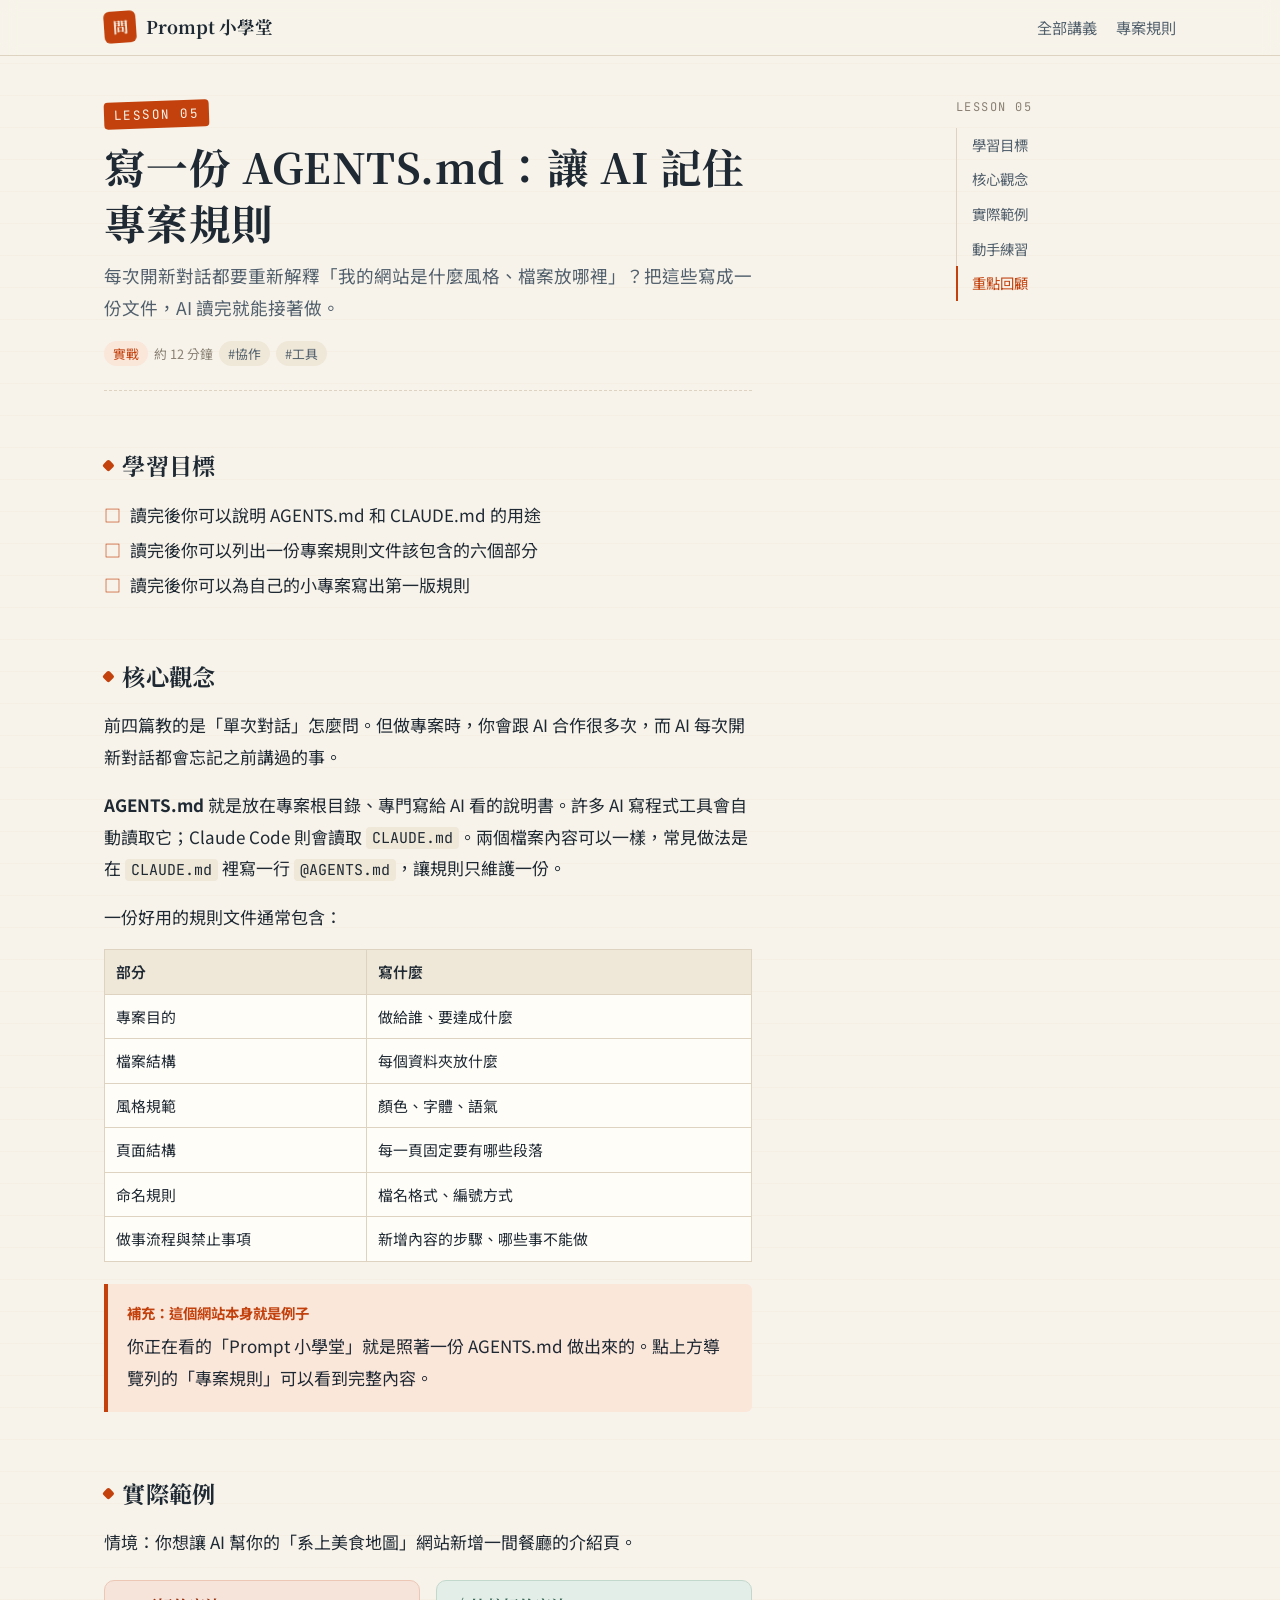
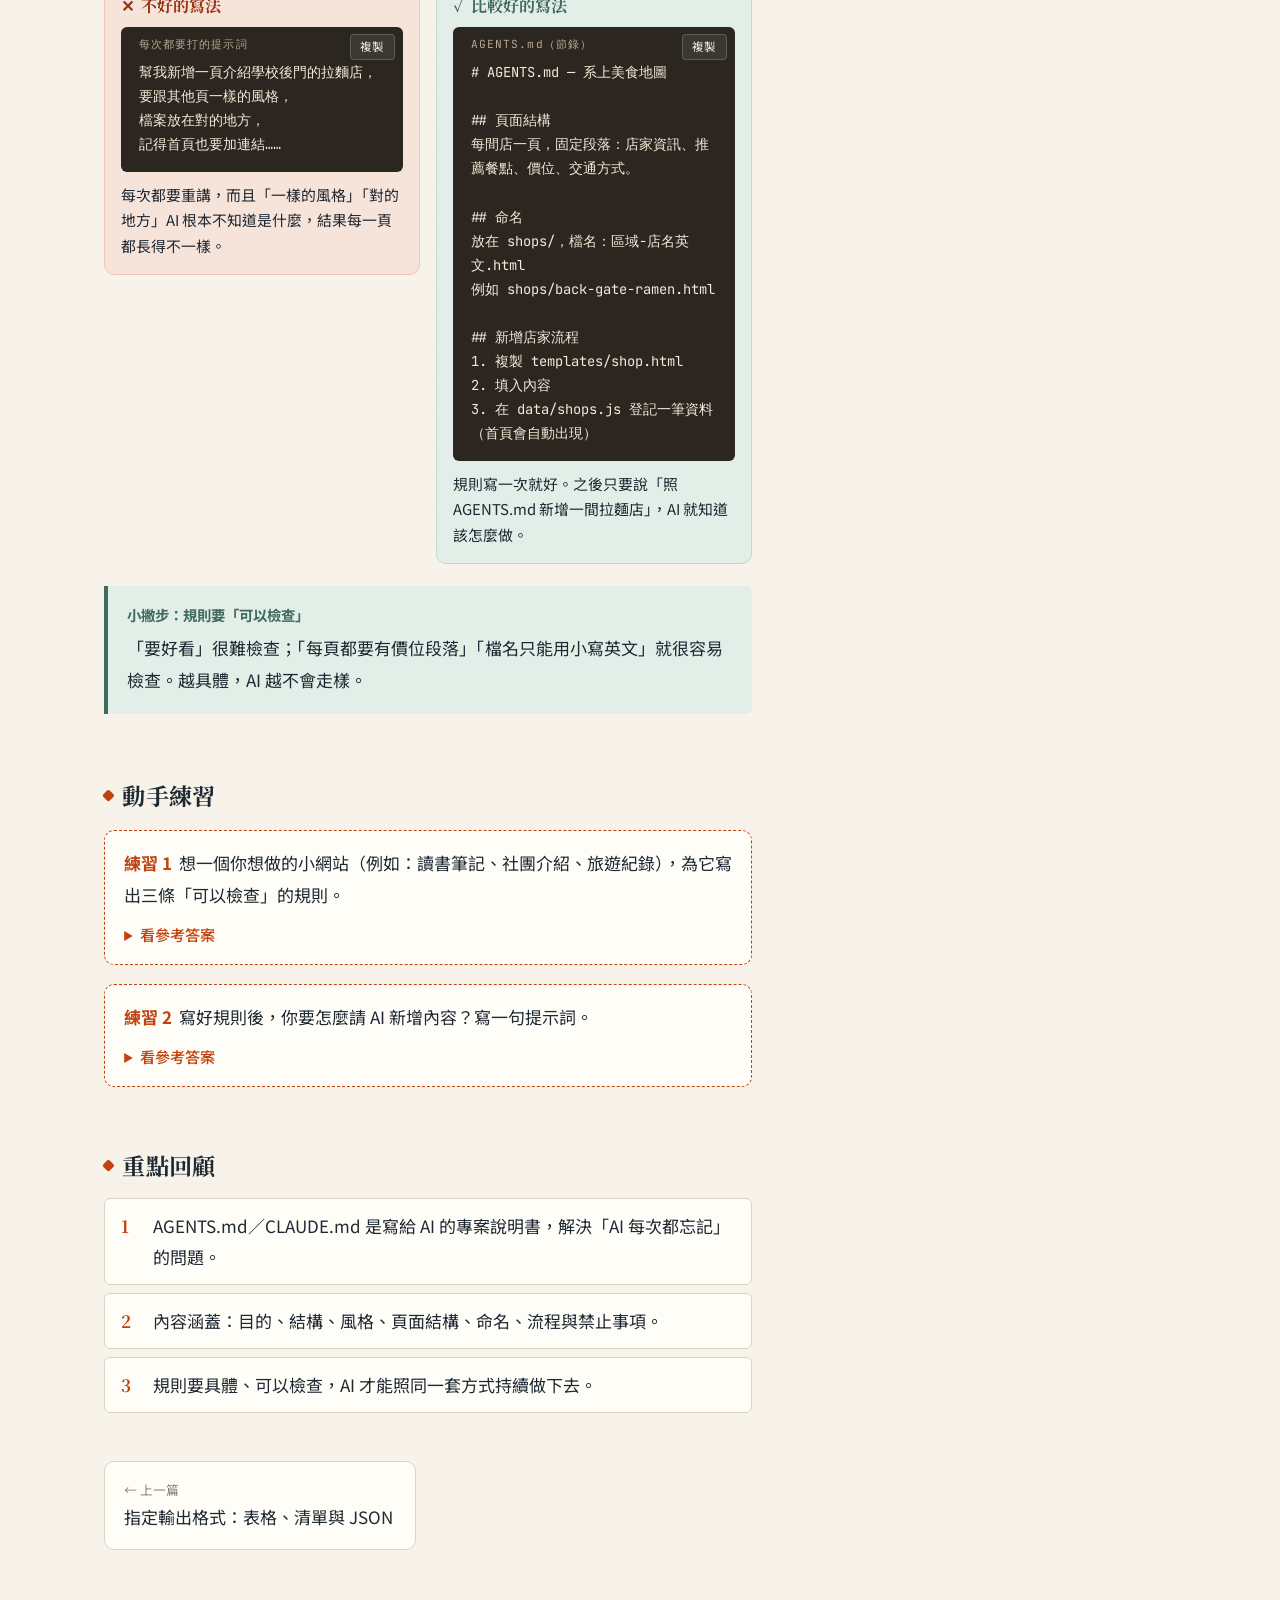
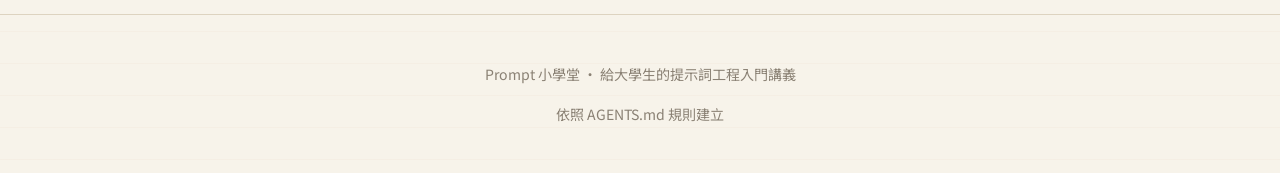
<file: prompt-school/lessons/05-agents-md.html>
<!DOCTYPE html>
<html lang="zh-Hant-TW">
<head>
  <meta charset="UTF-8">
  <meta name="viewport" content="width=device-width, initial-scale=1">
  <title>寫一份 AGENTS.md：讓 AI 記住專案規則｜Prompt 小學堂</title>
  <link rel="preconnect" href="https://fonts.googleapis.com">
  <link rel="preconnect" href="https://fonts.gstatic.com" crossorigin>
  <link href="https://fonts.googleapis.com/css2?family=JetBrains+Mono:wght@400;500&family=Noto+Sans+TC:wght@400;500;700&family=Noto+Serif+TC:wght@600;700&display=swap" rel="stylesheet">
  <link rel="stylesheet" href="../assets/css/style.css">
</head>
<body class="lesson" data-root="../" data-home="../../">
  <main class="lesson-main">
    <article class="lesson-article">

      <header class="lesson-hero">
        <p class="lesson-no">Lesson 05</p>
        <h1>寫一份 AGENTS.md：讓 AI 記住專案規則</h1>
        <p class="lesson-lead">每次開新對話都要重新解釋「我的網站是什麼風格、檔案放哪裡」？把這些寫成一份文件，AI 讀完就能接著做。</p>
      </header>

      <section id="goals">
        <h2>學習目標</h2>
        <ul>
          <li>讀完後你可以說明 AGENTS.md 和 CLAUDE.md 的用途</li>
          <li>讀完後你可以列出一份專案規則文件該包含的六個部分</li>
          <li>讀完後你可以為自己的小專案寫出第一版規則</li>
        </ul>
      </section>

      <section id="concept">
        <h2>核心觀念</h2>
        <p>前四篇教的是「單次對話」怎麼問。但做專案時，你會跟 AI 合作很多次，而 AI 每次開新對話都會忘記之前講過的事。</p>
        <p><strong>AGENTS.md</strong> 就是放在專案根目錄、專門寫給 AI 看的說明書。許多 AI 寫程式工具會自動讀取它；Claude Code 則會讀取 <code>CLAUDE.md</code>。兩個檔案內容可以一樣，常見做法是在 <code>CLAUDE.md</code> 裡寫一行 <code>@AGENTS.md</code>，讓規則只維護一份。</p>
        <p>一份好用的規則文件通常包含：</p>
        <table>
          <thead>
            <tr><th>部分</th><th>寫什麼</th></tr>
          </thead>
          <tbody>
            <tr><td>專案目的</td><td>做給誰、要達成什麼</td></tr>
            <tr><td>檔案結構</td><td>每個資料夾放什麼</td></tr>
            <tr><td>風格規範</td><td>顏色、字體、語氣</td></tr>
            <tr><td>頁面結構</td><td>每一頁固定要有哪些段落</td></tr>
            <tr><td>命名規則</td><td>檔名格式、編號方式</td></tr>
            <tr><td>做事流程與禁止事項</td><td>新增內容的步驟、哪些事不能做</td></tr>
          </tbody>
        </table>
        <div class="callout callout--note">
          <strong>補充：這個網站本身就是例子</strong>
          <p>你正在看的「Prompt 小學堂」就是照著一份 AGENTS.md 做出來的。點上方導覽列的「專案規則」可以看到完整內容。</p>
        </div>
      </section>

      <section id="example">
        <h2>實際範例</h2>
        <p>情境：你想讓 AI 幫你的「系上美食地圖」網站新增一間餐廳的介紹頁。</p>
        <div class="compare">
          <div class="compare__bad">
            <h3>不好的寫法</h3>
            <pre class="prompt-box" data-label="每次都要打的提示詞">幫我新增一頁介紹學校後門的拉麵店，
要跟其他頁一樣的風格，
檔案放在對的地方，
記得首頁也要加連結……</pre>
            <p>每次都要重講，而且「一樣的風格」「對的地方」AI 根本不知道是什麼，結果每一頁都長得不一樣。</p>
          </div>
          <div class="compare__good">
            <h3>比較好的寫法</h3>
            <pre class="prompt-box" data-label="AGENTS.md（節錄）"># AGENTS.md — 系上美食地圖

## 頁面結構
每間店一頁，固定段落：店家資訊、推薦餐點、價位、交通方式。

## 命名
放在 shops/，檔名：區域-店名英文.html
例如 shops/back-gate-ramen.html

## 新增店家流程
1. 複製 templates/shop.html
2. 填入內容
3. 在 data/shops.js 登記一筆資料（首頁會自動出現）</pre>
            <p>規則寫一次就好。之後只要說「照 AGENTS.md 新增一間拉麵店」，AI 就知道該怎麼做。</p>
          </div>
        </div>
        <div class="callout callout--tip">
          <strong>小撇步：規則要「可以檢查」</strong>
          <p>「要好看」很難檢查；「每頁都要有價位段落」「檔名只能用小寫英文」就很容易檢查。越具體，AI 越不會走樣。</p>
        </div>
      </section>

      <section id="practice">
        <h2>動手練習</h2>
        <div class="exercise">
          <p class="exercise__q"><strong>練習 1</strong>想一個你想做的小網站（例如：讀書筆記、社團介紹、旅遊紀錄），為它寫出三條「可以檢查」的規則。</p>
          <details>
            <summary>看參考答案</summary>
            <pre class="prompt-box" data-label="參考答案（以旅遊紀錄網站為例）">1. 每篇遊記放在 trips/，檔名格式為 YYYY-MM-地點英文.html
2. 每篇遊記必須包含：行程總覽、花費表格、推薦指數（1–5 顆星）三個段落
3. 不可以使用 inline style，所有樣式寫在 assets/style.css</pre>
          </details>
        </div>
        <div class="exercise">
          <p class="exercise__q"><strong>練習 2</strong>寫好規則後，你要怎麼請 AI 新增內容？寫一句提示詞。</p>
          <details>
            <summary>看參考答案</summary>
            <pre class="prompt-box" data-label="參考答案">請先閱讀 AGENTS.md，然後依照「新增遊記流程」
幫我新增一篇 2026 年 10 月去花蓮的遊記。
完成後告訴我你新增或修改了哪些檔案。</pre>
          </details>
        </div>
      </section>

      <section id="recap">
        <h2>重點回顧</h2>
        <ul class="recap">
          <li>AGENTS.md／CLAUDE.md 是寫給 AI 的專案說明書，解決「AI 每次都忘記」的問題。</li>
          <li>內容涵蓋：目的、結構、風格、頁面結構、命名、流程與禁止事項。</li>
          <li>規則要具體、可以檢查，AI 才能照同一套方式持續做下去。</li>
        </ul>
      </section>

    </article>
  </main>
  <script src="../assets/js/pages.js"></script>
  <script src="../assets/js/site.js"></script>
</body>
</html>
</file>
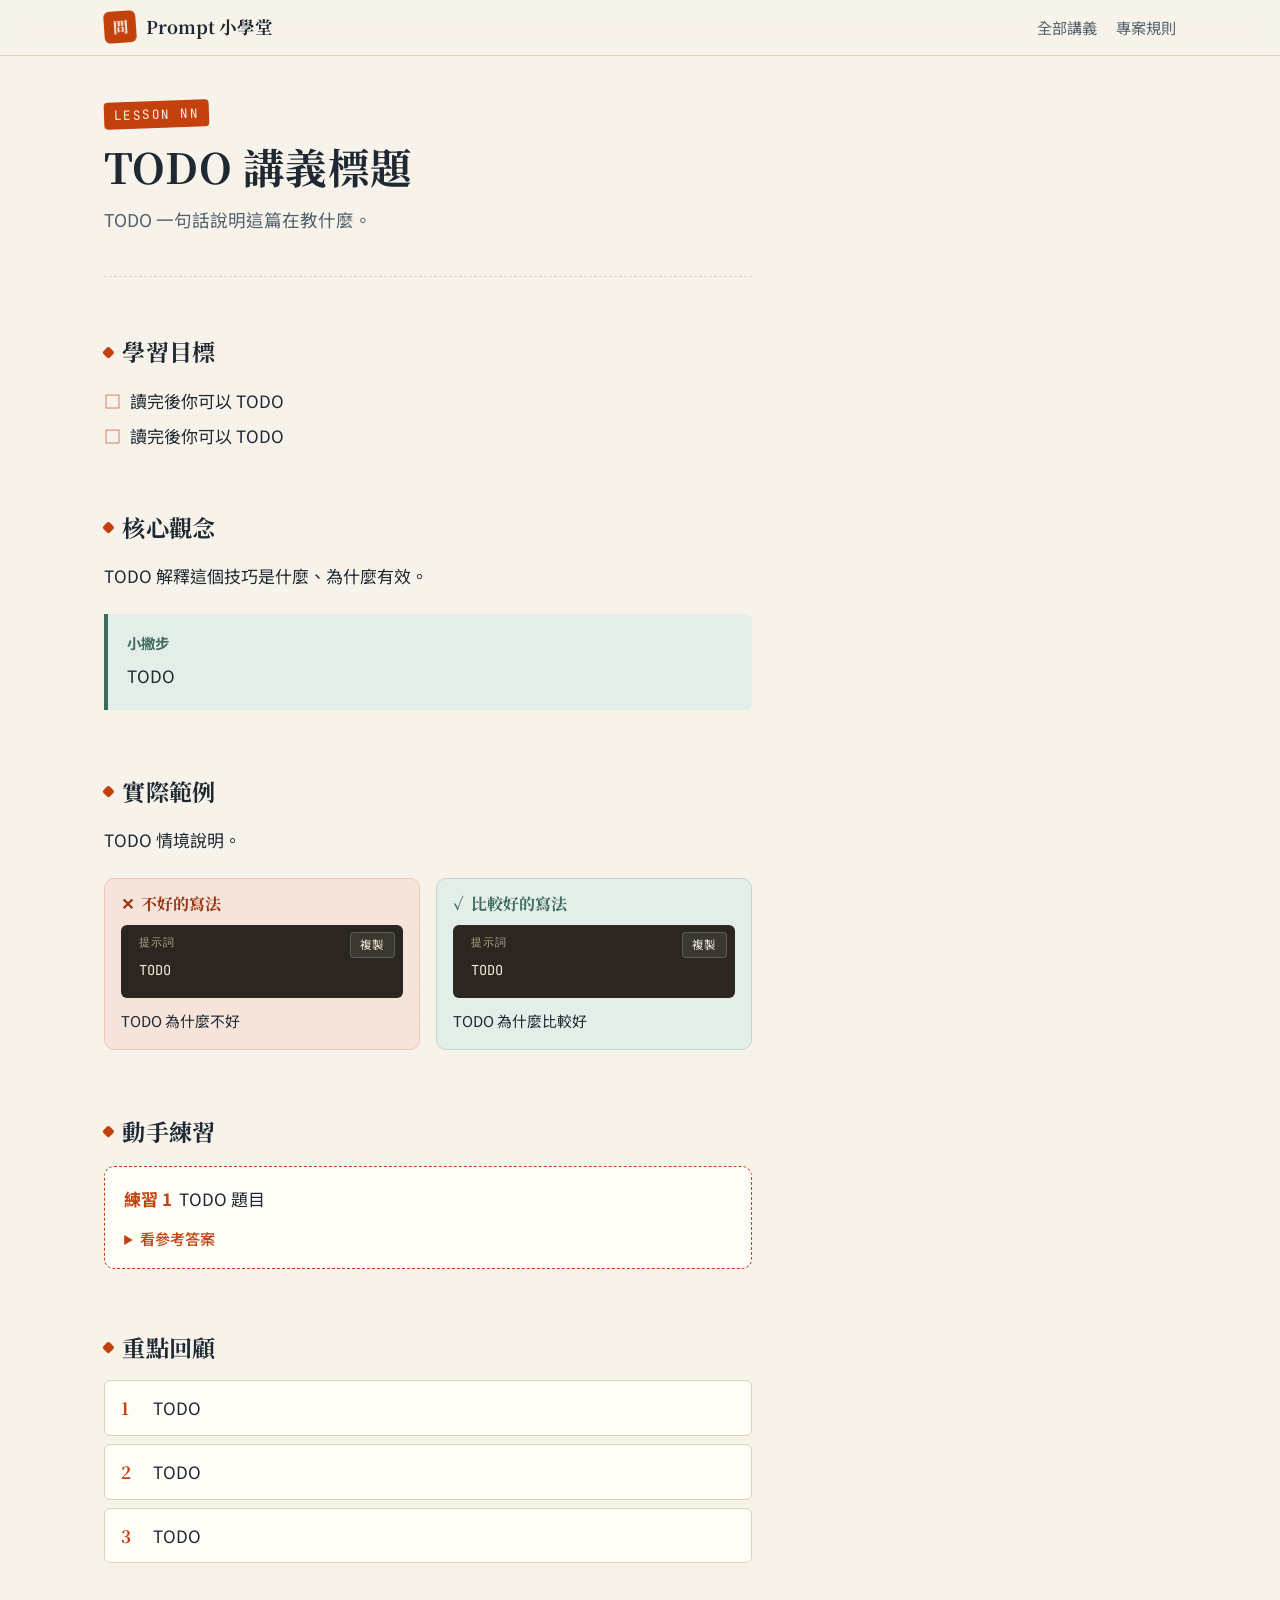
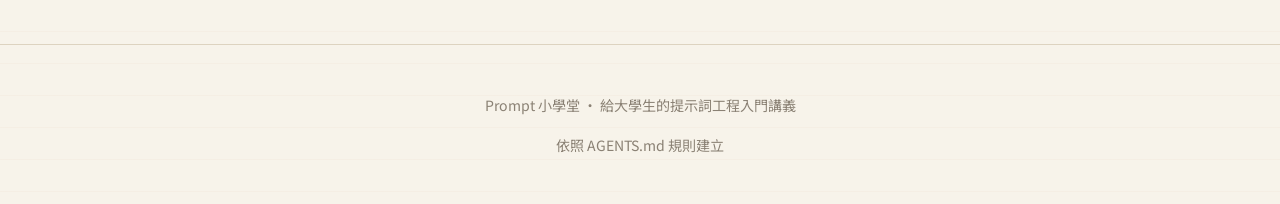
<file: prompt-school/templates/lesson-template.html>
<!DOCTYPE html>
<!--
  講義樣板（見 AGENTS.md 第 4、7 節）
  使用方式：
  1. 複製本檔到 prompt-school/lessons/NN-slug.html
  2. 把所有「TODO」換成實際內容，並刪掉這段註解
  3. 到 prompt-school/assets/js/pages.js 新增一筆資料（title 要和 <h1> 一樣）
  4. 執行 python3 prompt-school/scripts/check_site.py
-->
<html lang="zh-Hant-TW">
<head>
  <meta charset="UTF-8">
  <meta name="viewport" content="width=device-width, initial-scale=1">
  <title>TODO 講義標題｜Prompt 小學堂</title>
  <link rel="preconnect" href="https://fonts.googleapis.com">
  <link rel="preconnect" href="https://fonts.gstatic.com" crossorigin>
  <link href="https://fonts.googleapis.com/css2?family=JetBrains+Mono:wght@400;500&family=Noto+Sans+TC:wght@400;500;700&family=Noto+Serif+TC:wght@600;700&display=swap" rel="stylesheet">
  <link rel="stylesheet" href="../assets/css/style.css">
</head>
<body class="lesson" data-root="../" data-home="../../">
  <main class="lesson-main">
    <article class="lesson-article">

      <header class="lesson-hero">
        <p class="lesson-no">Lesson NN</p>
        <h1>TODO 講義標題</h1>
        <p class="lesson-lead">TODO 一句話說明這篇在教什麼。</p>
      </header>

      <section id="goals">
        <h2>學習目標</h2>
        <ul>
          <li>讀完後你可以 TODO</li>
          <li>讀完後你可以 TODO</li>
        </ul>
      </section>

      <section id="concept">
        <h2>核心觀念</h2>
        <p>TODO 解釋這個技巧是什麼、為什麼有效。</p>
        <div class="callout callout--tip">
          <strong>小撇步</strong>
          <p>TODO</p>
        </div>
      </section>

      <section id="example">
        <h2>實際範例</h2>
        <p>TODO 情境說明。</p>
        <div class="compare">
          <div class="compare__bad">
            <h3>不好的寫法</h3>
            <pre class="prompt-box" data-label="提示詞">TODO</pre>
            <p>TODO 為什麼不好</p>
          </div>
          <div class="compare__good">
            <h3>比較好的寫法</h3>
            <pre class="prompt-box" data-label="提示詞">TODO</pre>
            <p>TODO 為什麼比較好</p>
          </div>
        </div>
      </section>

      <section id="practice">
        <h2>動手練習</h2>
        <div class="exercise">
          <p class="exercise__q"><strong>練習 1</strong>TODO 題目</p>
          <details>
            <summary>看參考答案</summary>
            <pre class="prompt-box" data-label="參考答案">TODO</pre>
          </details>
        </div>
      </section>

      <section id="recap">
        <h2>重點回顧</h2>
        <ul class="recap">
          <li>TODO</li>
          <li>TODO</li>
          <li>TODO</li>
        </ul>
      </section>

    </article>
  </main>
  <script src="../assets/js/pages.js"></script>
  <script src="../assets/js/site.js"></script>
</body>
</html>
</file>
<file: prompt-school/assets/css/style.css>
/* ==========================================================
   Prompt 小學堂 — 全站樣式
   風格：紙本筆記本（米白紙、深墨字、朱紅印章）
   規則：所有顏色／字體／間距都從這裡的變數取用（見 AGENTS.md 第 3 節）
   ========================================================== */

/* ---------- 1. 設計變數 ---------- */
:root {
  --paper: #f7f3ea;
  --paper-deep: #efe8d8;
  --card: #fffdf8;
  --ink: #1f2933;
  --ink-soft: #52606d;
  --ink-faint: #8a8174;
  --line: #ddd3c0;
  --accent: #c2410c;
  --accent-soft: #fbe6da;
  --sage: #3f6b5c;
  --sage-soft: #e3eee8;
  --rust: #9a3412;
  --rust-soft: #f6e3da;
  --code-bg: #2b2620;
  --code-ink: #f3ead8;

  --font-serif: "Noto Serif TC", "Songti TC", serif;
  --font-sans: "Noto Sans TC", "PingFang TC", "Microsoft JhengHei", sans-serif;
  --font-mono: "JetBrains Mono", ui-monospace, Menlo, Consolas, monospace;

  --radius: 10px;
  --radius-sm: 6px;
  --shadow: 0 1px 0 rgba(31, 41, 51, .04), 0 8px 24px -12px rgba(31, 41, 51, .18);
  --measure: 72ch;
  --gap: clamp(1rem, 2.5vw, 1.5rem);
}

/* ---------- 2. 基礎 ---------- */
*, *::before, *::after { box-sizing: border-box; }
html { scroll-behavior: smooth; scroll-padding-top: 5rem; }
body {
  margin: 0;
  background-color: var(--paper);
  /* 筆記本橫線 */
  background-image: linear-gradient(transparent 31px, rgba(194, 65, 12, .045) 32px);
  background-size: 100% 32px;
  color: var(--ink);
  font-family: var(--font-sans);
  font-size: 17px;
  line-height: 1.85;
  -webkit-font-smoothing: antialiased;
}
h1, h2, h3 { font-family: var(--font-serif); line-height: 1.35; letter-spacing: .01em; }
a { color: var(--accent); text-underline-offset: 3px; }
a:hover { text-decoration-thickness: 2px; }
code {
  font-family: var(--font-mono);
  font-size: .88em;
  background: var(--paper-deep);
  padding: .1em .4em;
  border-radius: 4px;
}
::selection { background: var(--accent-soft); }

/* ---------- 3. 頁首／頁尾（由 site.js 產生） ---------- */
.site-header {
  position: sticky; top: 0; z-index: 20;
  background: rgba(247, 243, 234, .92);
  backdrop-filter: blur(8px);
  border-bottom: 1px solid var(--line);
}
.site-header__inner {
  max-width: 1120px; margin: 0 auto;
  display: flex; align-items: center; justify-content: space-between; gap: 1rem;
  padding: .7rem var(--gap);
}
.brand {
  display: flex; align-items: center; gap: .6rem;
  color: var(--ink); text-decoration: none;
  font-family: var(--font-serif); font-weight: 700; font-size: 1.1rem;
}
.brand__seal {
  display: grid; place-items: center;
  width: 2rem; height: 2rem;
  background: var(--accent); color: var(--paper);
  border-radius: 6px; transform: rotate(-4deg);
  font-size: .95rem;
}
.site-nav { display: flex; gap: 1.2rem; font-size: .95rem; }
.brand, .site-nav a { white-space: nowrap; }
.site-nav a { color: var(--ink-soft); text-decoration: none; }
.site-nav a:hover, .site-nav a[aria-current="page"] { color: var(--accent); }
.progress {
  position: absolute; left: 0; bottom: -1px; height: 2px; width: 0;
  background: var(--accent); transition: width .1s linear;
}
.site-footer {
  border-top: 1px solid var(--line);
  margin-top: 4rem; padding: 2rem var(--gap);
  text-align: center; color: var(--ink-faint); font-size: .88rem;
}

/* ---------- 4. 首頁 ---------- */
.home-hero {
  max-width: 1120px; margin: 0 auto;
  padding: clamp(3rem, 8vw, 6rem) var(--gap) 2.5rem;
}
.home-hero__eyebrow {
  font-family: var(--font-mono); font-size: .85rem;
  color: var(--accent); letter-spacing: .12em; margin: 0 0 .8rem;
}
.home-hero h1 { font-size: clamp(2.2rem, 6vw, 3.6rem); margin: 0 0 1rem; }
.home-hero h1 em { font-style: normal; color: var(--accent); }
.home-hero__lead { max-width: 40em; color: var(--ink-soft); font-size: 1.1rem; margin: 0 0 1.8rem; }
.btn {
  display: inline-block; padding: .65rem 1.3rem;
  background: var(--ink); color: var(--paper);
  border-radius: 999px; text-decoration: none; font-weight: 500;
}
.btn:hover { background: var(--accent); }
.btn--ghost { background: transparent; color: var(--ink); border: 1px solid var(--ink); margin-left: .5rem; }
.btn--ghost:hover { background: var(--ink); color: var(--paper); }

.home-section { max-width: 1120px; margin: 0 auto; padding: 1.5rem var(--gap); }
.home-section > h2 { font-size: 1.5rem; margin: 0 0 1.2rem; display: flex; align-items: baseline; gap: .8rem; }
.home-section > h2 small { font-family: var(--font-sans); font-weight: 400; font-size: .9rem; color: var(--ink-faint); }

.lesson-grid {
  display: grid; gap: var(--gap);
  grid-template-columns: repeat(auto-fill, minmax(280px, 1fr));
  list-style: none; padding: 0; margin: 0;
}
.lesson-card {
  position: relative; height: 100%;
  display: flex; flex-direction: column;
  background: var(--card); border: 1px solid var(--line); border-radius: var(--radius);
  padding: 1.4rem 1.4rem 1.2rem; box-shadow: var(--shadow);
  text-decoration: none; color: inherit;
  transition: transform .15s ease, border-color .15s ease;
}
.lesson-card:hover { transform: translateY(-3px); border-color: var(--accent); }
.lesson-card__no {
  font-family: var(--font-serif); font-size: 2.4rem; font-weight: 700;
  color: var(--accent); line-height: 1; margin-bottom: .6rem;
}
.lesson-card h3 { font-size: 1.15rem; margin: 0 0 .4rem; }
.lesson-card p { margin: 0 0 1rem; color: var(--ink-soft); font-size: .95rem; line-height: 1.7; flex: 1; }
.lesson-card__read {
  position: absolute; top: 1.2rem; right: 1.2rem;
  font-size: .75rem; color: var(--sage); border: 1px solid var(--sage);
  padding: 0 .5rem; border-radius: 999px;
}

.meta { display: flex; flex-wrap: wrap; gap: .4rem; align-items: center; font-size: .8rem; color: var(--ink-faint); }
.tag {
  background: var(--paper-deep); color: var(--ink-soft);
  padding: .05rem .55rem; border-radius: 999px;
}
.tag--level { background: var(--accent-soft); color: var(--accent); }

.how-grid { display: grid; gap: var(--gap); grid-template-columns: repeat(auto-fit, minmax(220px, 1fr)); }
.how-step { border-top: 2px solid var(--ink); padding-top: .8rem; }
.how-step b { font-family: var(--font-mono); color: var(--accent); font-weight: 500; }
.how-step h3 { margin: .2rem 0 .3rem; font-size: 1.05rem; }
.how-step p { margin: 0; color: var(--ink-soft); font-size: .95rem; line-height: 1.7; }

/* ---------- 5. 講義頁 ---------- */
.lesson-main {
  max-width: 1120px; margin: 0 auto;
  display: grid; gap: 3rem;
  grid-template-columns: minmax(0, 1fr) 220px;
  padding: 2.5rem var(--gap) 0;
}
.lesson-article { max-width: var(--measure); min-width: 0; }
.lesson-hero { padding-bottom: 1.5rem; border-bottom: 1px dashed var(--line); margin-bottom: 1rem; }
.lesson-no {
  display: inline-block; margin: 0 0 .6rem;
  font-family: var(--font-mono); font-size: .8rem; letter-spacing: .12em; text-transform: uppercase;
  color: var(--paper); background: var(--accent);
  padding: .1rem .6rem; border-radius: 4px; transform: rotate(-2deg);
}
.lesson-hero h1 { font-size: clamp(1.8rem, 4.5vw, 2.6rem); margin: 0 0 .6rem; }
.lesson-lead { font-size: 1.1rem; color: var(--ink-soft); margin: 0 0 1rem; }

.lesson-article section { padding-top: 1.2rem; }
.lesson-article h2 {
  font-size: 1.45rem; margin: 1.5rem 0 .8rem;
  display: flex; align-items: center; gap: .6rem;
}
.lesson-article h2::before {
  content: ""; width: .55rem; height: .55rem; flex: none;
  background: var(--accent); border-radius: 2px; transform: rotate(45deg);
}
.lesson-article h3 { font-size: 1.1rem; margin: 1.4rem 0 .4rem; }
.lesson-article p, .lesson-article li { max-width: var(--measure); }
.lesson-article ul, .lesson-article ol { padding-left: 1.3rem; }
.lesson-article li { margin: .25rem 0; }
#goals ul { list-style: none; padding: 0; }
#goals li { padding-left: 1.6rem; position: relative; }
#goals li::before { content: "□"; position: absolute; left: 0; color: var(--accent); }

/* 側邊目錄 */
.toc { position: sticky; top: 5.5rem; align-self: start; font-size: .9rem; }
.toc__title { font-family: var(--font-mono); font-size: .75rem; letter-spacing: .12em; color: var(--ink-faint); margin: 0 0 .6rem; }
.toc ol { list-style: none; margin: 0; padding: 0; border-left: 1px solid var(--line); }
.toc a { display: block; padding: .25rem 0 .25rem .9rem; margin-left: -1px; color: var(--ink-soft); text-decoration: none; border-left: 2px solid transparent; }
.toc a:hover { color: var(--ink); }
.toc a.is-active { color: var(--accent); border-left-color: var(--accent); }
.toc .meta { margin-top: 1.2rem; }

/* 上一篇／下一篇 */
.pager { display: grid; grid-template-columns: 1fr 1fr; gap: var(--gap); margin-top: 3rem; }
.pager a {
  display: block; padding: 1rem 1.2rem;
  border: 1px solid var(--line); border-radius: var(--radius); background: var(--card);
  text-decoration: none; color: var(--ink);
}
.pager a:hover { border-color: var(--accent); }
.pager small { display: block; color: var(--ink-faint); font-size: .8rem; }
.pager .pager__next { text-align: right; grid-column: 2; }

/* ---------- 6. 元件（新增元件請放在這一區，並更新 AGENTS.md 第 4 節） ---------- */

/* 6-1 提示框 .callout */
.callout {
  margin: 1.4rem 0; padding: 1rem 1.2rem;
  border-left: 4px solid var(--ink-soft); background: var(--card);
  border-radius: 0 var(--radius-sm) var(--radius-sm) 0;
}
.callout > strong { display: block; font-size: .9rem; margin-bottom: .2rem; }
.callout p { margin: .2rem 0; }
.callout--tip  { border-color: var(--sage); background: var(--sage-soft); }
.callout--tip > strong { color: var(--sage); }
.callout--warn { border-color: var(--rust); background: var(--rust-soft); }
.callout--warn > strong { color: var(--rust); }
.callout--note { border-color: var(--accent); background: var(--accent-soft); }
.callout--note > strong { color: var(--accent); }

/* 6-2 提示詞區塊 .prompt-box（site.js 會自動加上複製按鈕） */
.prompt-wrap { position: relative; margin: 1rem 0; }
.prompt-box {
  margin: 1rem 0; padding: 2.1rem 1.1rem 1rem;
  background: var(--code-bg); color: var(--code-ink);
  font-family: var(--font-mono); font-size: .86rem; line-height: 1.75;
  border-radius: var(--radius-sm);
  white-space: pre-wrap; word-break: break-word; overflow-x: auto;
  position: relative;
}
.prompt-wrap .prompt-box { margin: 0; }
.prompt-box::before {
  content: attr(data-label);
  position: absolute; top: .55rem; left: 1.1rem;
  font-size: .7rem; letter-spacing: .1em; color: #b8a98f;
}
.prompt-box:not([data-label])::before { content: "PROMPT"; }
.copy-btn {
  position: absolute; top: .45rem; right: .5rem;
  font: inherit; font-size: .72rem; cursor: pointer;
  background: rgba(255, 255, 255, .08); color: var(--code-ink);
  border: 1px solid rgba(255, 255, 255, .18); border-radius: 4px; padding: .1rem .6rem;
}
.copy-btn:hover { background: rgba(255, 255, 255, .18); }

/* 6-3 好壞對照 .compare */
.compare { display: grid; grid-template-columns: 1fr 1fr; gap: 1rem; margin: 1.4rem 0; align-items: start; }
.compare > div { border-radius: var(--radius); padding: .9rem 1rem 1rem; min-width: 0; }
.compare h3 { margin: 0 0 .2rem; font-size: 1rem; display: flex; align-items: center; gap: .4rem; }
.compare p { font-size: .93rem; line-height: 1.7; margin: .6rem 0 0; }
.compare .prompt-wrap, .compare .prompt-box { margin: .6rem 0 0; }
.compare__bad  { background: var(--rust-soft); border: 1px solid #ecc7b5; }
.compare__bad h3  { color: var(--rust); }
.compare__bad h3::before  { content: "✕"; }
.compare__good { background: var(--sage-soft); border: 1px solid #c3d8cd; }
.compare__good h3 { color: var(--sage); }
.compare__good h3::before { content: "✓"; }

/* 6-4 練習題 .exercise */
.exercise {
  margin: 1.2rem 0; padding: 1rem 1.2rem;
  background: var(--card); border: 1px dashed var(--accent); border-radius: var(--radius);
}
.exercise__q { margin: 0 0 .6rem; }
.exercise__q strong { color: var(--accent); margin-right: .4rem; }
.exercise details summary { cursor: pointer; color: var(--accent); font-weight: 500; font-size: .95rem; }
.exercise details[open] summary { margin-bottom: .4rem; }

/* 6-5 重點回顧 .recap */
.recap { list-style: none; padding: 0 !important; counter-reset: recap; }
.recap li {
  counter-increment: recap; position: relative;
  padding: .7rem 1rem .7rem 3rem; margin: .5rem 0;
  background: var(--card); border: 1px solid var(--line); border-radius: var(--radius-sm);
}
.recap li::before {
  content: counter(recap);
  position: absolute; left: 1rem; top: .7rem;
  font-family: var(--font-serif); font-weight: 700; color: var(--accent);
}

/* 6-6 表格 */
.lesson-article table { width: 100%; border-collapse: collapse; margin: 1rem 0; font-size: .93rem; background: var(--card); }
.lesson-article th, .lesson-article td { border: 1px solid var(--line); padding: .5rem .7rem; text-align: left; vertical-align: top; }
.lesson-article th { background: var(--paper-deep); font-weight: 600; }

/* ---------- 7. 響應式 ---------- */
@media (max-width: 900px) {
  .lesson-main { grid-template-columns: 1fr; }
  .toc { display: none; }
}
@media (max-width: 640px) {
  body { font-size: 16px; }
  .compare { grid-template-columns: 1fr; }
  .pager { grid-template-columns: 1fr; }
  .pager .pager__next { grid-column: 1; }
  .site-nav { gap: .75rem; font-size: .85rem; }
  .brand { font-size: 1rem; gap: .45rem; }
  .brand__seal { width: 1.75rem; height: 1.75rem; font-size: .85rem; }
  .btn--ghost { margin: .6rem 0 0; }
}
</file>
